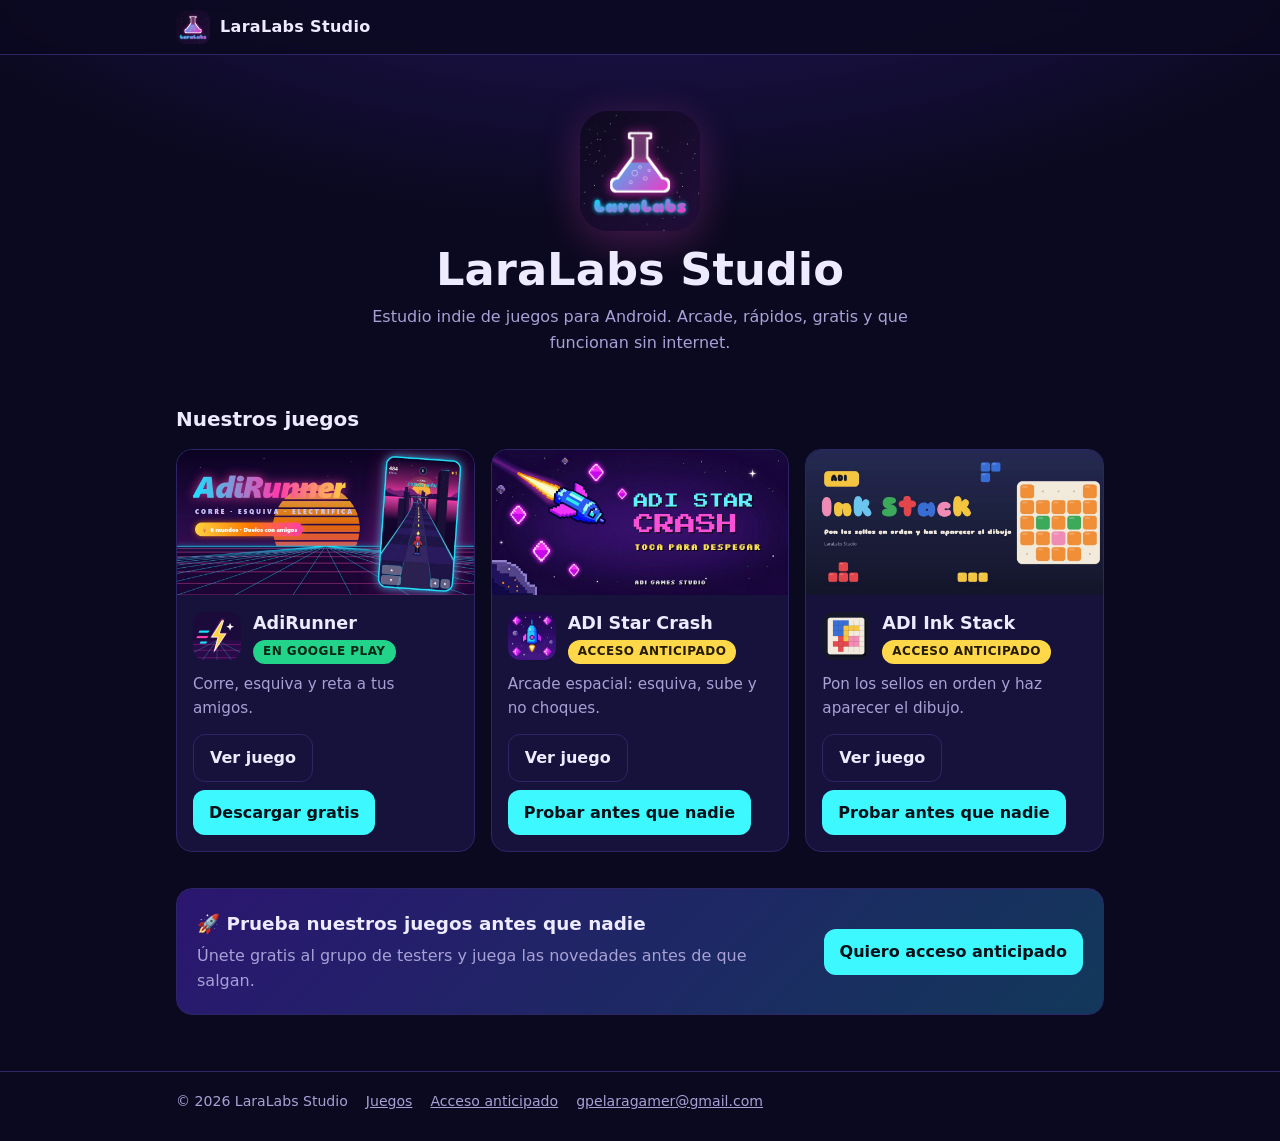
<file: index.html>
<!doctype html>
<html lang="es">
<head>
<meta charset="utf-8">
<meta name="viewport" content="width=device-width, initial-scale=1">
<title>LaraLabs Studio · Juegos para Android</title>
<meta name="description" content="Estudio indie de juegos para Android: gratis, rápidos y que funcionan sin internet.">
<meta name="theme-color" content="#0b0920">
<link rel="icon" href="assets/laralabs-logo.png">
<link rel="stylesheet" href="assets/estilo.css">
</head>
<body>
<header class="topbar"><div class="in">
  <a class="brand" href=""><img src="assets/laralabs-logo.png" alt="">LaraLabs Studio</a>
  
</div></header>
<main class="wrap">
  <section class="hero">
    <img class="logo" src="assets/laralabs-logo.png" alt="Logo de LaraLabs Studio">
    <h1>LaraLabs Studio</h1>
    <p>Estudio indie de juegos para Android. Arcade, rápidos, gratis y que funcionan sin internet.</p>
  </section>

  <h2 class="section-title">Nuestros juegos</h2>
  <div class="grid">
  <article class="card">
    <a href="adirunner/"><img class="cover" src="adirunner/portada.jpg" alt="AdiRunner" loading="lazy"></a>
    <div class="body">
      <div class="head"><img src="adirunner/icono.png" alt=""><div><h3>AdiRunner</h3><span class="badge live">EN GOOGLE PLAY</span></div></div>
      <p>Corre, esquiva y reta a tus amigos.</p>
      <div class="links"><a class="btn alt" href="adirunner/">Ver juego</a><a class="btn" href="https://play.google.com/store/apps/details?id=com.adirunner.game">Descargar gratis</a></div>
    </div>
  </article>
  <article class="card">
    <a href="starcrash/"><img class="cover" src="starcrash/portada.jpg" alt="ADI Star Crash" loading="lazy"></a>
    <div class="body">
      <div class="head"><img src="starcrash/icono.png" alt=""><div><h3>ADI Star Crash</h3><span class="badge soon">ACCESO ANTICIPADO</span></div></div>
      <p>Arcade espacial: esquiva, sube y no choques.</p>
      <div class="links"><a class="btn alt" href="starcrash/">Ver juego</a><a class="btn" href="acceso/">Probar antes que nadie</a></div>
    </div>
  </article>
  <article class="card">
    <a href="inkstack/"><img class="cover" src="inkstack/portada.jpg" alt="ADI Ink Stack" loading="lazy"></a>
    <div class="body">
      <div class="head"><img src="inkstack/icono.png" alt=""><div><h3>ADI Ink Stack</h3><span class="badge soon">ACCESO ANTICIPADO</span></div></div>
      <p>Pon los sellos en orden y haz aparecer el dibujo.</p>
      <div class="links"><a class="btn alt" href="inkstack/">Ver juego</a><a class="btn" href="acceso/">Probar antes que nadie</a></div>
    </div>
  </article>
  </div>

  <section class="cta">
    <div>
      <h2>🚀 Prueba nuestros juegos antes que nadie</h2>
      <p>Únete gratis al grupo de testers y juega las novedades antes de que salgan.</p>
    </div>
    <a class="btn" href="acceso/">Quiero acceso anticipado</a>
  </section>
</main>
<footer class="site-footer"><div class="in">
  <span>© 2026 LaraLabs Studio</span>
  <a href="">Juegos</a>
  <a href="acceso/">Acceso anticipado</a>
  <a href="mailto:gpelaragamer@gmail.com">gpelaragamer@gmail.com</a>
</div></footer>
</body>
</html>
</file>
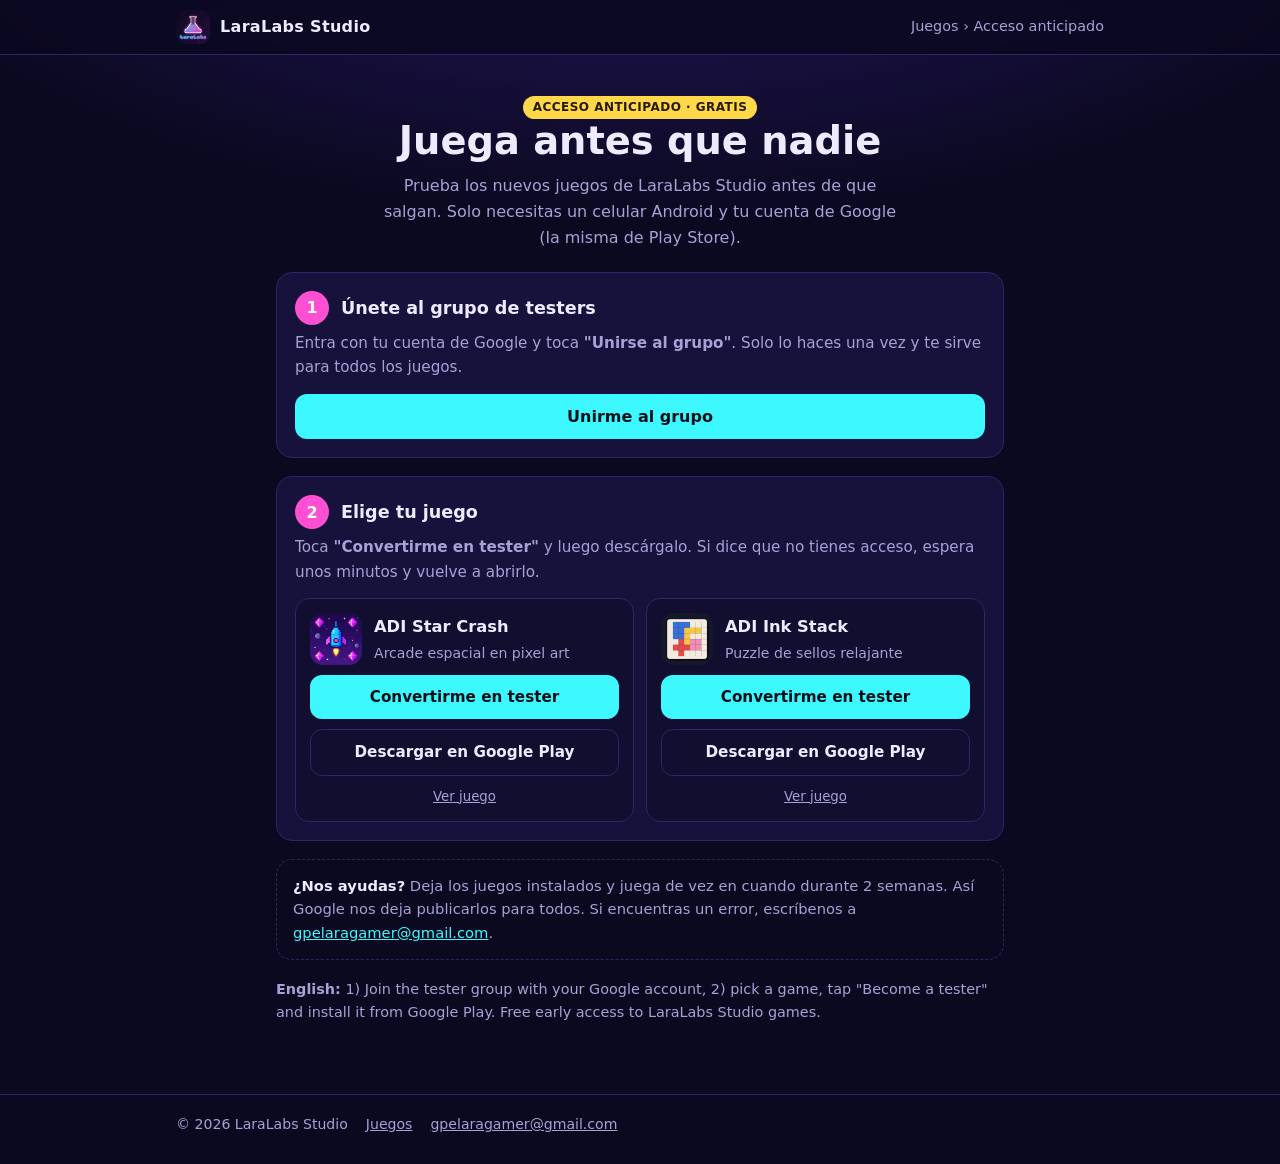
<file: acceso/index.html>
<!doctype html>
<html lang="es">
<head>
<meta charset="utf-8">
<meta name="viewport" content="width=device-width, initial-scale=1">
<title>Acceso anticipado · LaraLabs Studio</title>
<meta name="description" content="Prueba gratis los juegos de LaraLabs Studio antes que nadie en Google Play.">
<meta name="theme-color" content="#0b0920">
<link rel="icon" href="../assets/laralabs-logo.png">
<link rel="stylesheet" href="../assets/estilo.css">
<style>
  .intro { text-align: center; padding: 10px 0 4px; }
  .intro h1 { margin: 0; font-size: clamp(1.7rem, 6vw, 2.4rem); line-height: 1.15; }
  .intro p { color: var(--dim); max-width: 520px; margin: 10px auto 0; }
  .step { background: var(--panel); border: 1px solid var(--line); border-radius: var(--radius); padding: 18px; margin-top: 18px; }
  .step-h { display: flex; gap: 12px; align-items: center; margin-bottom: 6px; }
  .num { flex: none; width: 34px; height: 34px; border-radius: 50%; background: var(--pink); color: #fff; font-weight: 800; display: grid; place-items: center; }
  .step h2 { margin: 0; font-size: 1.1rem; }
  .step > p { margin: 0 0 14px; color: var(--dim); font-size: .95rem; }
  .step .btn { display: block; }
  .games { display: grid; grid-template-columns: repeat(auto-fit, minmax(220px, 1fr)); gap: 12px; }
  .game { border: 1px solid var(--line); border-radius: 14px; padding: 14px; background: var(--bg2); display: flex; flex-direction: column; gap: 10px; }
  .game .head { display: flex; gap: 12px; align-items: center; }
  .game .head img { width: 52px; height: 52px; border-radius: 13px; }
  .game h3 { margin: 0; font-size: 1.02rem; }
  .game .head p { margin: 2px 0 0; color: var(--dim); font-size: .88rem; }
  .game .btn { display: block; font-size: .95rem; padding: 10px 12px; }
  .game small { color: var(--dim); text-align: center; }
  .game small a { color: var(--dim); }
  .note { border: 1px dashed var(--line); border-radius: var(--radius); padding: 14px 16px; color: var(--dim); font-size: .92rem; margin-top: 18px; }
  .note strong { color: var(--ink); }
  .en { margin-top: 18px; color: var(--dim); font-size: .9rem; }
</style>
</head>
<body>
<header class="topbar"><div class="in">
  <a class="brand" href="../"><img src="../assets/laralabs-logo.png" alt="">LaraLabs Studio</a>
  <span class="crumbs"><a href="../">Juegos</a> › Acceso anticipado</span>
</div></header>
<main class="wrap narrow">
  <section class="intro">
    <span class="badge soon">ACCESO ANTICIPADO · GRATIS</span>
    <h1>Juega antes que nadie</h1>
    <p>Prueba los nuevos juegos de LaraLabs Studio antes de que salgan. Solo necesitas un celular Android y tu cuenta de Google (la misma de Play Store).</p>
  </section>

  <section class="step">
    <div class="step-h"><span class="num">1</span><h2>Únete al grupo de testers</h2></div>
    <p>Entra con tu cuenta de Google y toca <strong>"Unirse al grupo"</strong>. Solo lo haces una vez y te sirve para todos los juegos.</p>
    <a class="btn" href="https://groups.google.com/g/laralabs-testers">Unirme al grupo</a>
  </section>

  <section class="step">
    <div class="step-h"><span class="num">2</span><h2>Elige tu juego</h2></div>
    <p>Toca <strong>"Convertirme en tester"</strong> y luego descárgalo. Si dice que no tienes acceso, espera unos minutos y vuelve a abrirlo.</p>
    <div class="games">
      <div class="game">
        <div class="head"><img src="../starcrash/icono.png" alt=""><div><h3>ADI Star Crash</h3><p>Arcade espacial en pixel art</p></div></div>
        <a class="btn" href="https://play.google.com/apps/testing/com.adigames.starcrash">Convertirme en tester</a>
        <a class="btn alt" href="https://play.google.com/store/apps/details?id=com.adigames.starcrash">Descargar en Google Play</a>
        <small><a href="../starcrash/">Ver juego</a></small>
      </div>
      <div class="game">
        <div class="head"><img src="../inkstack/icono.png" alt=""><div><h3>ADI Ink Stack</h3><p>Puzzle de sellos relajante</p></div></div>
        <a class="btn" href="https://play.google.com/apps/testing/com.adigames.inkstack">Convertirme en tester</a>
        <a class="btn alt" href="https://play.google.com/store/apps/details?id=com.adigames.inkstack">Descargar en Google Play</a>
        <small><a href="../inkstack/">Ver juego</a></small>
      </div>
    </div>
  </section>

  <div class="note"><strong>¿Nos ayudas?</strong> Deja los juegos instalados y juega de vez en cuando durante 2 semanas. Así Google nos deja publicarlos para todos. Si encuentras un error, escríbenos a <a href="mailto:gpelaragamer@gmail.com">gpelaragamer@gmail.com</a>.</div>

  <p class="en" lang="en"><strong>English:</strong> 1) Join the tester group with your Google account, 2) pick a game, tap "Become a tester" and install it from Google Play. Free early access to LaraLabs Studio games.</p>
</main>
<footer class="site-footer"><div class="in">
  <span>© 2026 LaraLabs Studio</span>
  <a href="../">Juegos</a>
  <a href="mailto:gpelaragamer@gmail.com">gpelaragamer@gmail.com</a>
</div></footer>
</body>
</html>
</file>
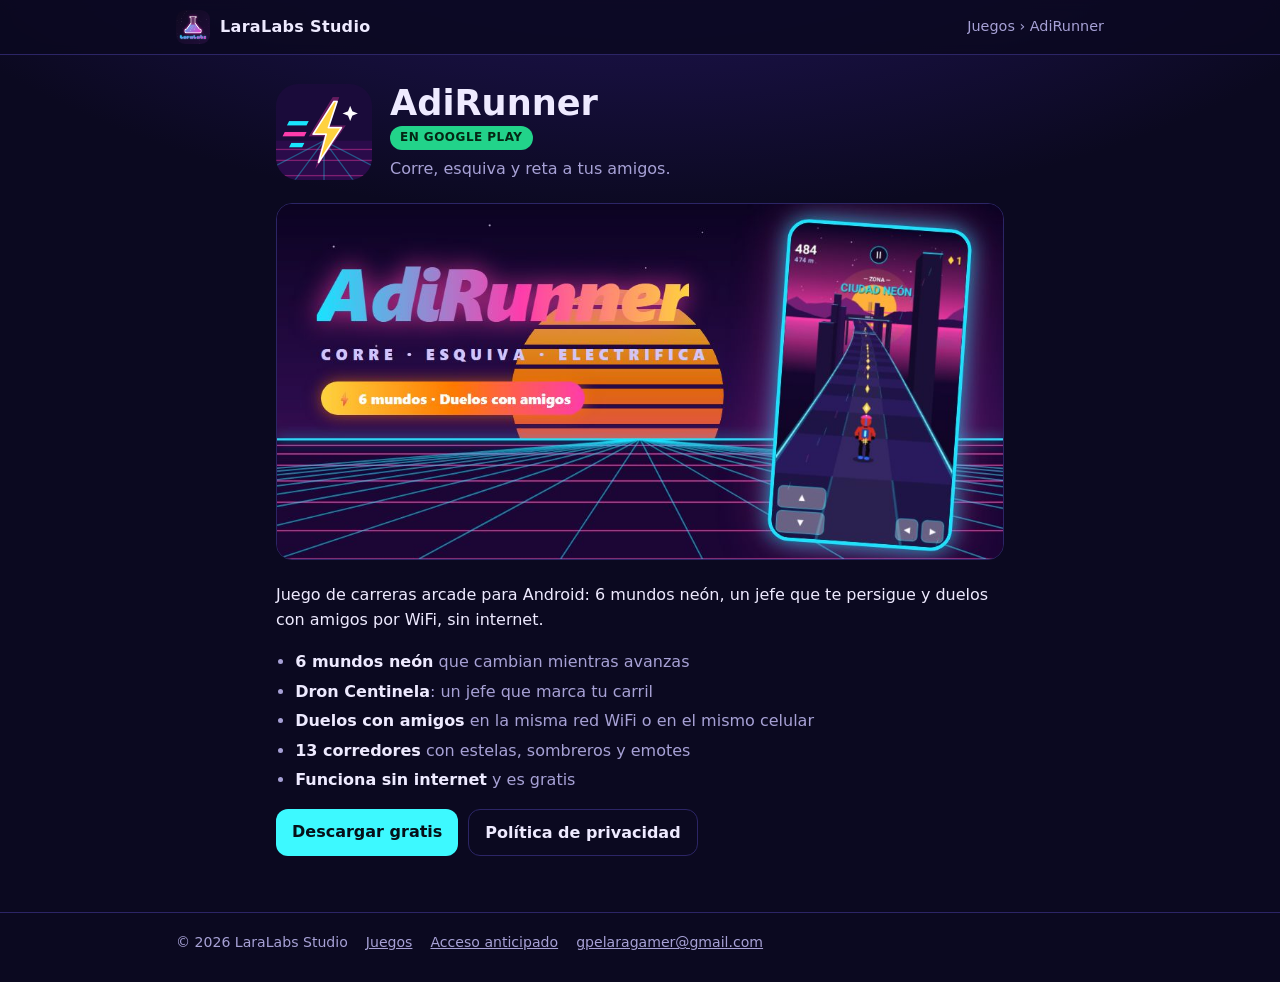
<file: adirunner/index.html>
<!doctype html>
<html lang="es">
<head>
<meta charset="utf-8">
<meta name="viewport" content="width=device-width, initial-scale=1">
<title>AdiRunner · LaraLabs Studio</title>
<meta name="description" content="Juego de carreras arcade para Android: 6 mundos neón, un jefe que te persigue y duelos con amigos por WiFi, sin internet.">
<meta name="theme-color" content="#0b0920">
<link rel="icon" href="../assets/laralabs-logo.png">
<link rel="stylesheet" href="../assets/estilo.css">
</head>
<body>
<header class="topbar"><div class="in">
  <a class="brand" href="../"><img src="../assets/laralabs-logo.png" alt="">LaraLabs Studio</a>
  <span class="crumbs"><a href="../">Juegos</a> › AdiRunner</span>
</div></header>
<main class="wrap narrow">
  <section class="game-hero">
    <img src="icono.png" alt="Icono de AdiRunner">
    <div>
      <h1>AdiRunner</h1>
      <span class="badge live">EN GOOGLE PLAY</span>
      <p>Corre, esquiva y reta a tus amigos.</p>
    </div>
  </section>
  <img class="banner" src="portada.jpg" alt="AdiRunner">
  <p>Juego de carreras arcade para Android: 6 mundos neón, un jefe que te persigue y duelos con amigos por WiFi, sin internet.</p>
  <ul class="features">
    <li><strong>6 mundos neón</strong> que cambian mientras avanzas</li>
    <li><strong>Dron Centinela</strong>: un jefe que marca tu carril</li>
    <li><strong>Duelos con amigos</strong> en la misma red WiFi o en el mismo celular</li>
    <li><strong>13 corredores</strong> con estelas, sombreros y emotes</li>
    <li><strong>Funciona sin internet</strong> y es gratis</li>
  </ul>
  <div class="actions">
    <a class="btn" href="https://play.google.com/store/apps/details?id=com.adirunner.game">Descargar gratis</a>
    <a class="btn alt" href="privacidad.html">Política de privacidad</a>
  </div>
</main>
<footer class="site-footer"><div class="in">
  <span>© 2026 LaraLabs Studio</span>
  <a href="../">Juegos</a>
  <a href="../acceso/">Acceso anticipado</a>
  <a href="mailto:gpelaragamer@gmail.com">gpelaragamer@gmail.com</a>
</div></footer>
</body>
</html>
</file>
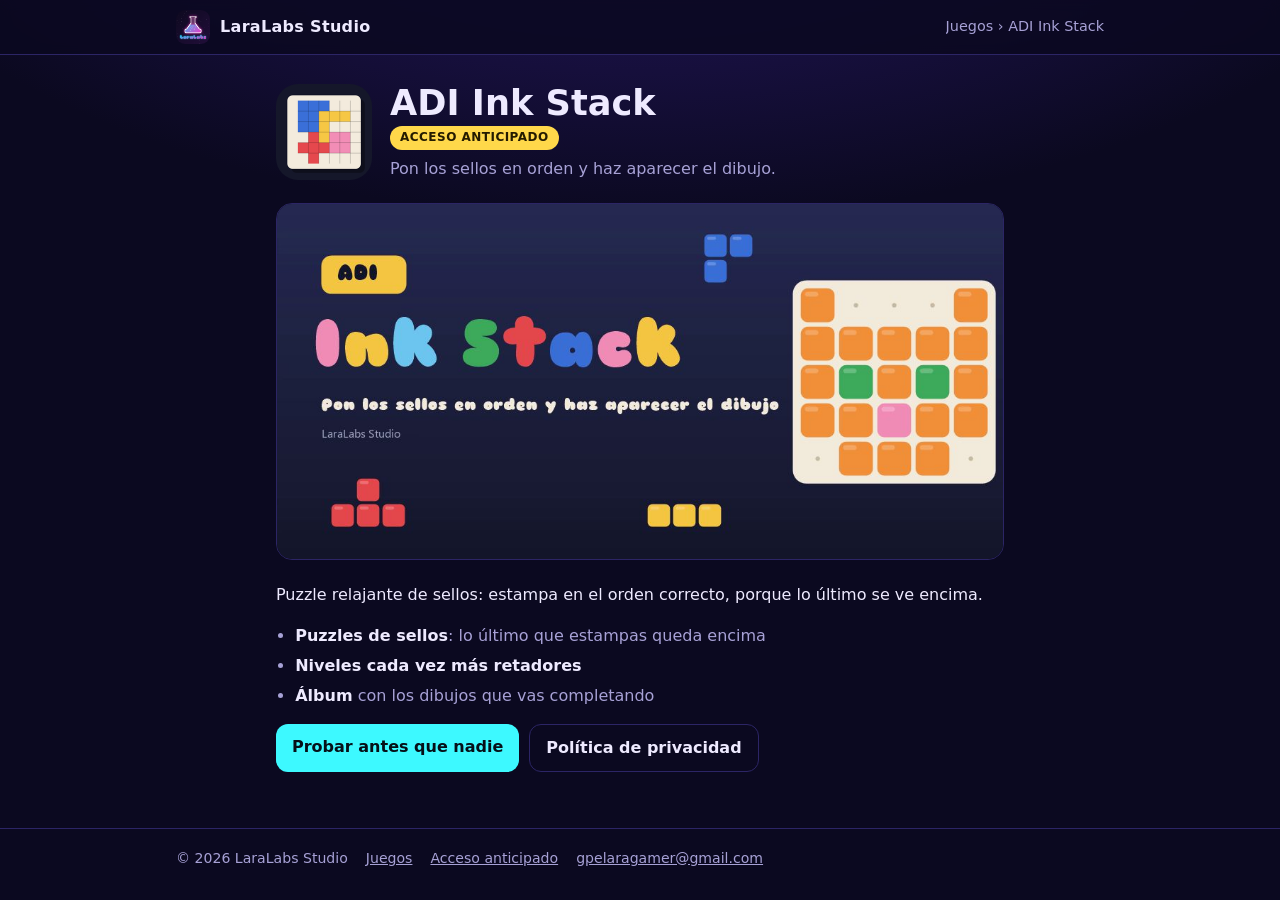
<file: inkstack/index.html>
<!doctype html>
<html lang="es">
<head>
<meta charset="utf-8">
<meta name="viewport" content="width=device-width, initial-scale=1">
<title>ADI Ink Stack · LaraLabs Studio</title>
<meta name="description" content="Puzzle relajante de sellos: estampa en el orden correcto, porque lo último se ve encima.">
<meta name="theme-color" content="#0b0920">
<link rel="icon" href="../assets/laralabs-logo.png">
<link rel="stylesheet" href="../assets/estilo.css">
</head>
<body>
<header class="topbar"><div class="in">
  <a class="brand" href="../"><img src="../assets/laralabs-logo.png" alt="">LaraLabs Studio</a>
  <span class="crumbs"><a href="../">Juegos</a> › ADI Ink Stack</span>
</div></header>
<main class="wrap narrow">
  <section class="game-hero">
    <img src="icono.png" alt="Icono de ADI Ink Stack">
    <div>
      <h1>ADI Ink Stack</h1>
      <span class="badge soon">ACCESO ANTICIPADO</span>
      <p>Pon los sellos en orden y haz aparecer el dibujo.</p>
    </div>
  </section>
  <img class="banner" src="portada.jpg" alt="ADI Ink Stack">
  <p>Puzzle relajante de sellos: estampa en el orden correcto, porque lo último se ve encima.</p>
  <ul class="features">
    <li><strong>Puzzles de sellos</strong>: lo último que estampas queda encima</li>
    <li><strong>Niveles cada vez más retadores</strong></li>
    <li><strong>Álbum</strong> con los dibujos que vas completando</li>
  </ul>
  <div class="actions">
    <a class="btn" href="../acceso/">Probar antes que nadie</a>
    <a class="btn alt" href="privacidad.html">Política de privacidad</a>
  </div>
</main>
<footer class="site-footer"><div class="in">
  <span>© 2026 LaraLabs Studio</span>
  <a href="../">Juegos</a>
  <a href="../acceso/">Acceso anticipado</a>
  <a href="mailto:gpelaragamer@gmail.com">gpelaragamer@gmail.com</a>
</div></footer>
</body>
</html>
</file>
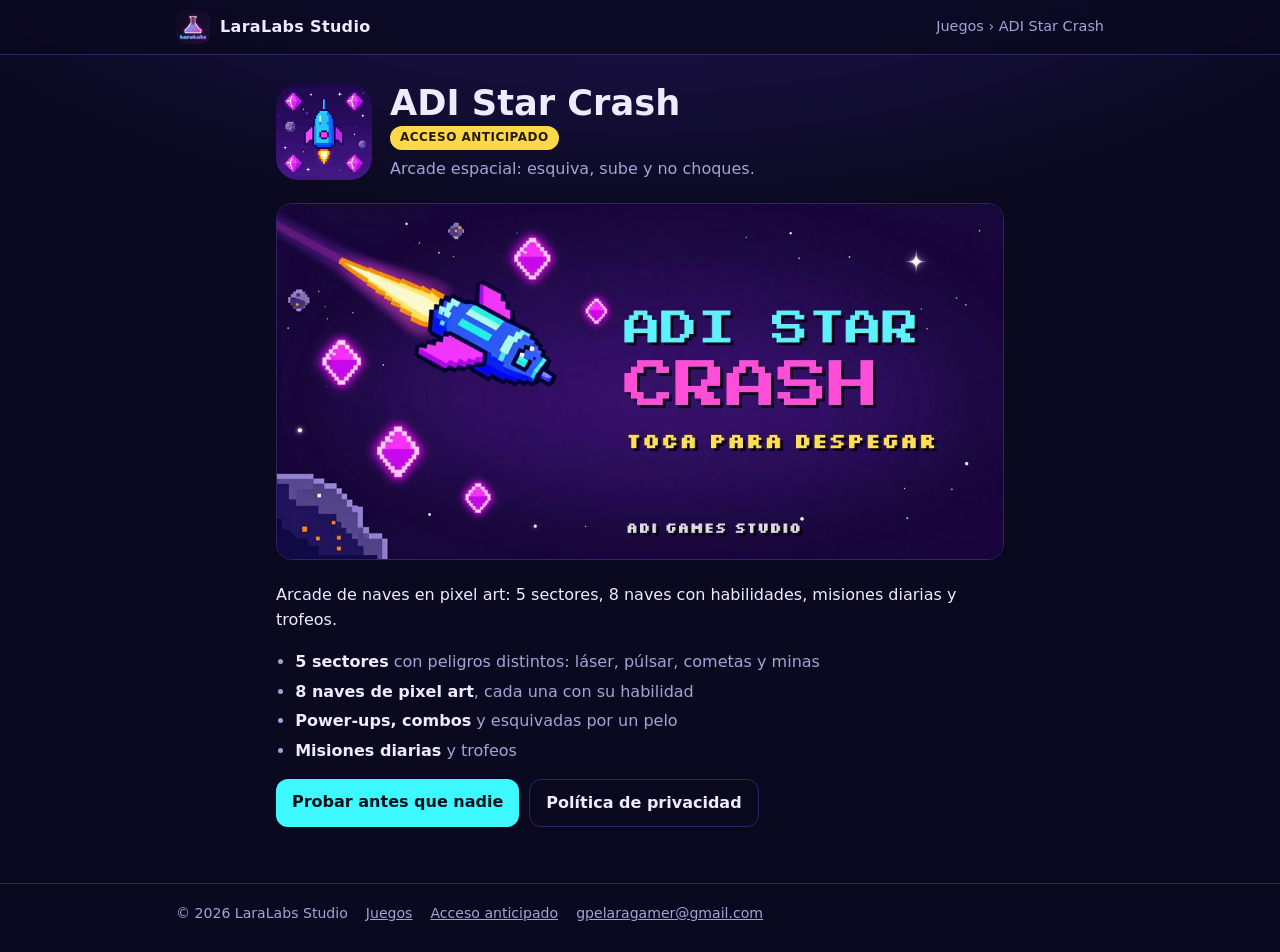
<file: starcrash/index.html>
<!doctype html>
<html lang="es">
<head>
<meta charset="utf-8">
<meta name="viewport" content="width=device-width, initial-scale=1">
<title>ADI Star Crash · LaraLabs Studio</title>
<meta name="description" content="Arcade de naves en pixel art: 5 sectores, 8 naves con habilidades, misiones diarias y trofeos.">
<meta name="theme-color" content="#0b0920">
<link rel="icon" href="../assets/laralabs-logo.png">
<link rel="stylesheet" href="../assets/estilo.css">
</head>
<body>
<header class="topbar"><div class="in">
  <a class="brand" href="../"><img src="../assets/laralabs-logo.png" alt="">LaraLabs Studio</a>
  <span class="crumbs"><a href="../">Juegos</a> › ADI Star Crash</span>
</div></header>
<main class="wrap narrow">
  <section class="game-hero">
    <img src="icono.png" alt="Icono de ADI Star Crash">
    <div>
      <h1>ADI Star Crash</h1>
      <span class="badge soon">ACCESO ANTICIPADO</span>
      <p>Arcade espacial: esquiva, sube y no choques.</p>
    </div>
  </section>
  <img class="banner" src="portada.jpg" alt="ADI Star Crash">
  <p>Arcade de naves en pixel art: 5 sectores, 8 naves con habilidades, misiones diarias y trofeos.</p>
  <ul class="features">
    <li><strong>5 sectores</strong> con peligros distintos: láser, púlsar, cometas y minas</li>
    <li><strong>8 naves de pixel art</strong>, cada una con su habilidad</li>
    <li><strong>Power-ups, combos</strong> y esquivadas por un pelo</li>
    <li><strong>Misiones diarias</strong> y trofeos</li>
  </ul>
  <div class="actions">
    <a class="btn" href="../acceso/">Probar antes que nadie</a>
    <a class="btn alt" href="privacidad.html">Política de privacidad</a>
  </div>
</main>
<footer class="site-footer"><div class="in">
  <span>© 2026 LaraLabs Studio</span>
  <a href="../">Juegos</a>
  <a href="../acceso/">Acceso anticipado</a>
  <a href="mailto:gpelaragamer@gmail.com">gpelaragamer@gmail.com</a>
</div></footer>
</body>
</html>
</file>
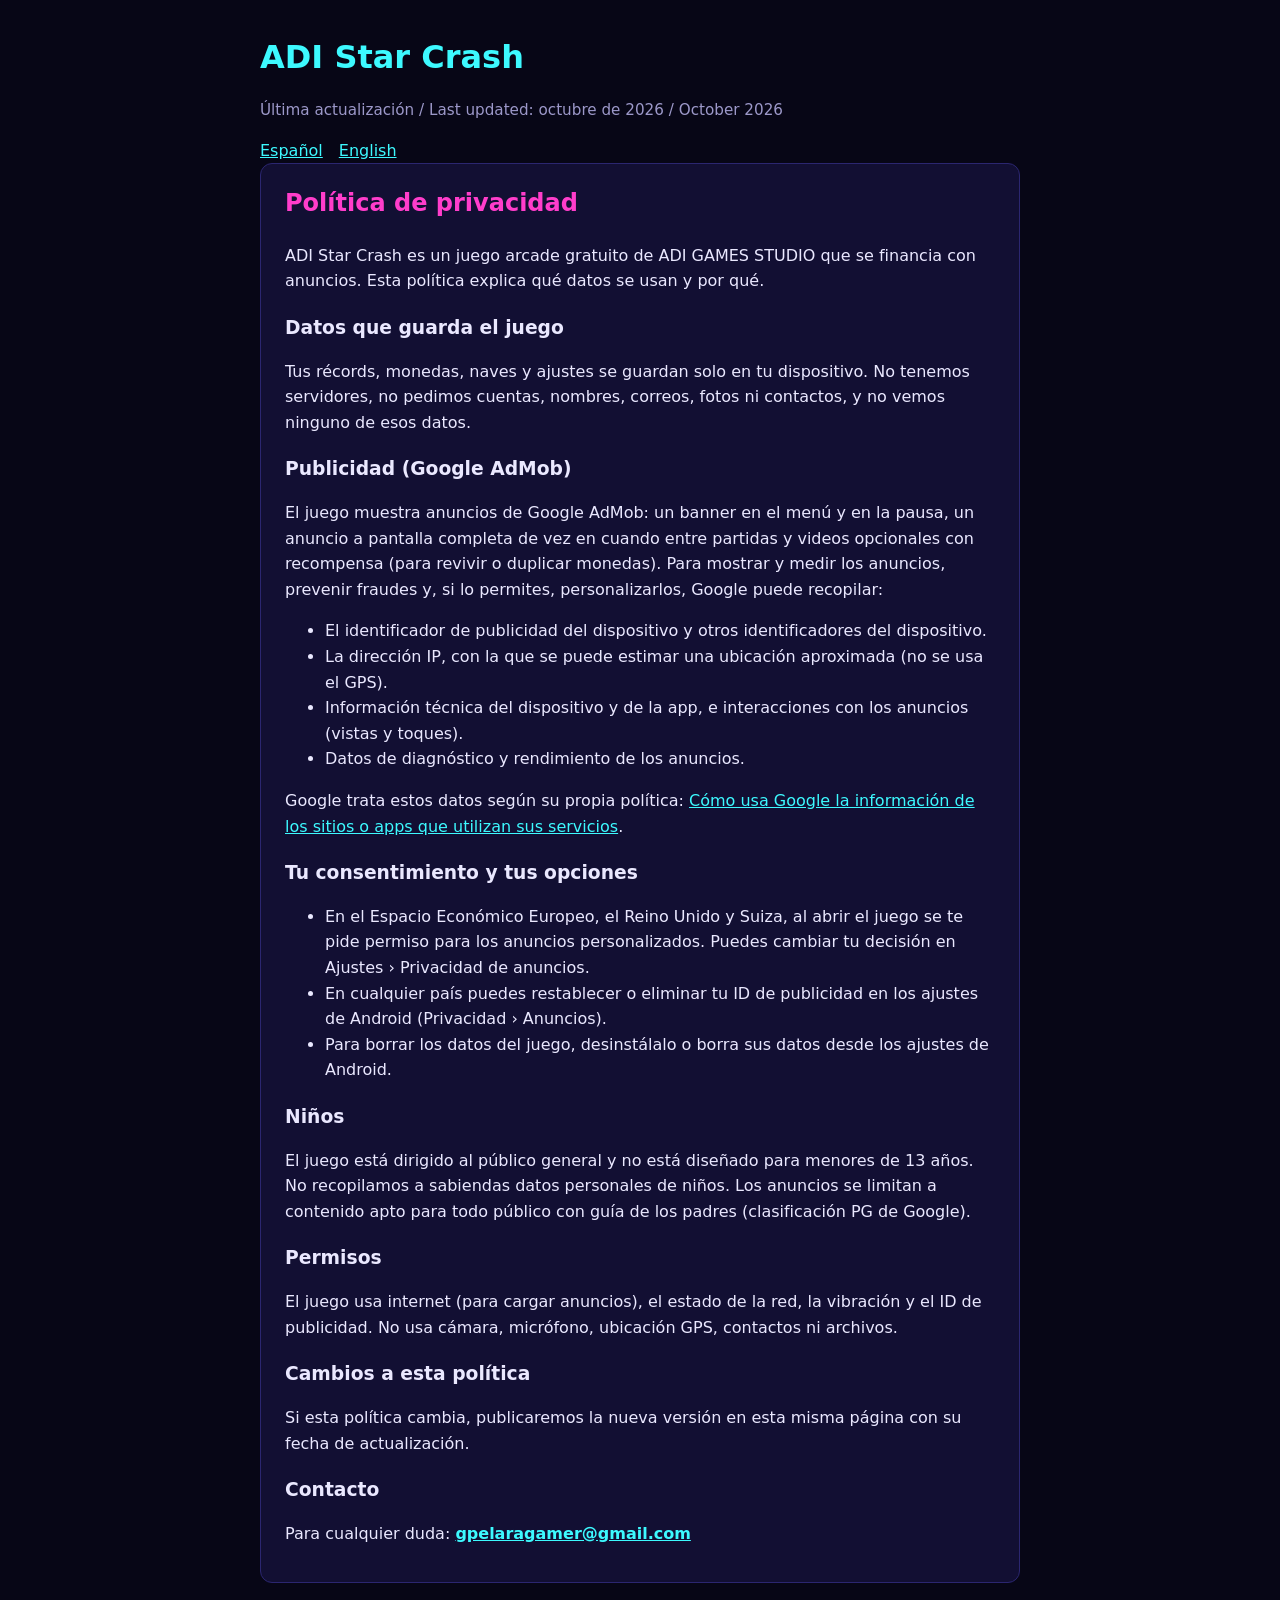
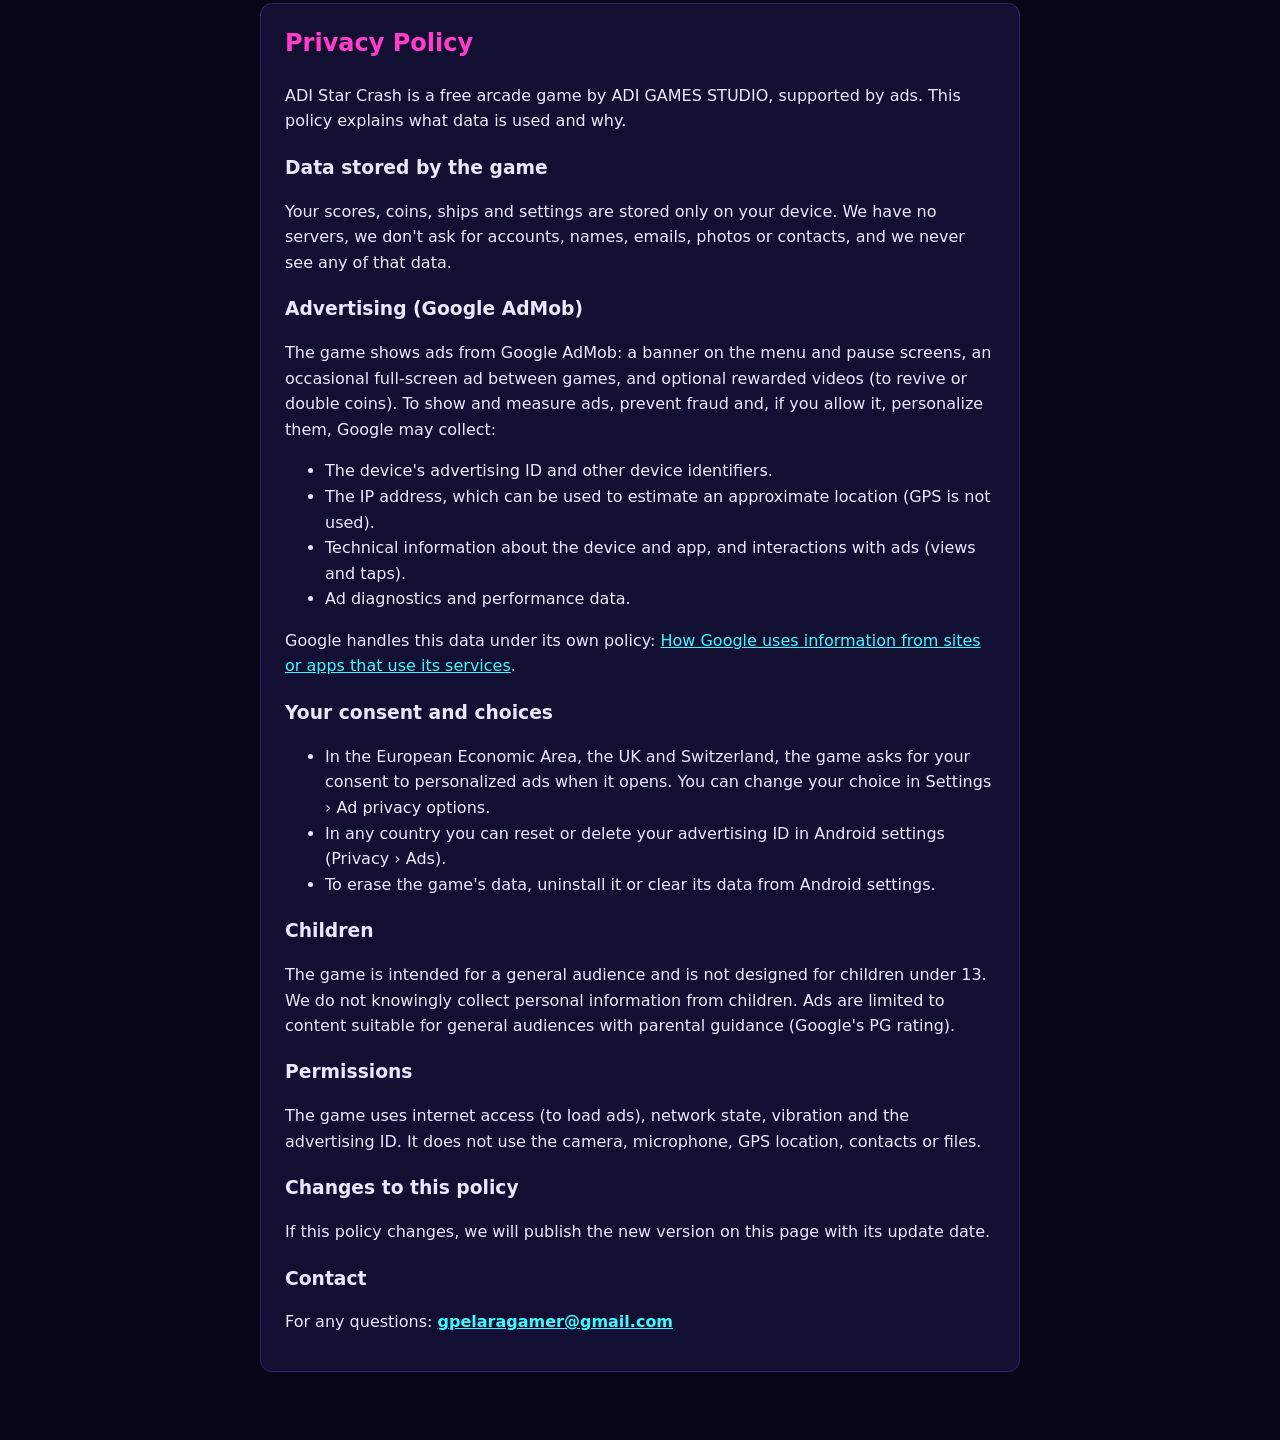
<file: adi-star-crash-privacidad.html>
<!doctype html>
<html lang="es">
<head>
<meta charset="utf-8">
<meta name="viewport" content="width=device-width, initial-scale=1">
<title>ADI Star Crash – Política de privacidad / Privacy Policy</title>
<style>
  :root { --ink: #EAE8FF; --dim: #9C98C9; --cyan: #3DF9FF; --pink: #FF3DCB; --panel: #120F33; --bg: #070616; }
  body { margin: 0; font-family: system-ui, -apple-system, "Segoe UI", Roboto, sans-serif; color: var(--ink); background: var(--bg); line-height: 1.6; }
  main { max-width: 760px; margin: 0 auto; padding: 24px 16px 48px; }
  section { background: var(--panel); border: 1px solid #2b2670; border-radius: 12px; padding: 20px 24px; margin-bottom: 20px; }
  h1 { color: var(--cyan); margin: 8px 0 4px; }
  h2 { color: var(--pink); margin-top: 0; }
  h3 { margin-bottom: 4px; }
  a { color: var(--cyan); }
  .muted { color: var(--dim); font-size: 0.95em; }
  nav a { margin-right: 16px; }
</style>
</head>
<body>
<main>
  <h1>ADI Star Crash</h1>
  <p class="muted">Última actualización / Last updated: octubre de 2026 / October 2026</p>
  <nav><a href="#es">Español</a><a href="#en">English</a></nav>

  <section id="es">
    <h2>Política de privacidad</h2>
    <p>ADI Star Crash es un juego arcade gratuito de ADI GAMES STUDIO que se financia con anuncios. Esta política explica qué datos se usan y por qué.</p>
    <h3>Datos que guarda el juego</h3>
    <p>Tus récords, monedas, naves y ajustes se guardan solo en tu dispositivo. No tenemos servidores, no pedimos cuentas, nombres, correos, fotos ni contactos, y no vemos ninguno de esos datos.</p>
    <h3>Publicidad (Google AdMob)</h3>
    <p>El juego muestra anuncios de Google AdMob: un banner en el menú y en la pausa, un anuncio a pantalla completa de vez en cuando entre partidas y videos opcionales con recompensa (para revivir o duplicar monedas). Para mostrar y medir los anuncios, prevenir fraudes y, si lo permites, personalizarlos, Google puede recopilar:</p>
    <ul>
      <li>El identificador de publicidad del dispositivo y otros identificadores del dispositivo.</li>
      <li>La dirección IP, con la que se puede estimar una ubicación aproximada (no se usa el GPS).</li>
      <li>Información técnica del dispositivo y de la app, e interacciones con los anuncios (vistas y toques).</li>
      <li>Datos de diagnóstico y rendimiento de los anuncios.</li>
    </ul>
    <p>Google trata estos datos según su propia política: <a href="https://policies.google.com/technologies/partner-sites">Cómo usa Google la información de los sitios o apps que utilizan sus servicios</a>.</p>
    <h3>Tu consentimiento y tus opciones</h3>
    <ul>
      <li>En el Espacio Económico Europeo, el Reino Unido y Suiza, al abrir el juego se te pide permiso para los anuncios personalizados. Puedes cambiar tu decisión en Ajustes › Privacidad de anuncios.</li>
      <li>En cualquier país puedes restablecer o eliminar tu ID de publicidad en los ajustes de Android (Privacidad › Anuncios).</li>
      <li>Para borrar los datos del juego, desinstálalo o borra sus datos desde los ajustes de Android.</li>
    </ul>
    <h3>Niños</h3>
    <p>El juego está dirigido al público general y no está diseñado para menores de 13 años. No recopilamos a sabiendas datos personales de niños. Los anuncios se limitan a contenido apto para todo público con guía de los padres (clasificación PG de Google).</p>
    <h3>Permisos</h3>
    <p>El juego usa internet (para cargar anuncios), el estado de la red, la vibración y el ID de publicidad. No usa cámara, micrófono, ubicación GPS, contactos ni archivos.</p>
    <h3>Cambios a esta política</h3>
    <p>Si esta política cambia, publicaremos la nueva versión en esta misma página con su fecha de actualización.</p>
    <h3>Contacto</h3>
    <p>Para cualquier duda: <strong><a href="mailto:gpelaragamer@gmail.com">gpelaragamer@gmail.com</a></strong></p>
  </section>

  <section id="en" lang="en">
    <h2>Privacy Policy</h2>
    <p>ADI Star Crash is a free arcade game by ADI GAMES STUDIO, supported by ads. This policy explains what data is used and why.</p>
    <h3>Data stored by the game</h3>
    <p>Your scores, coins, ships and settings are stored only on your device. We have no servers, we don't ask for accounts, names, emails, photos or contacts, and we never see any of that data.</p>
    <h3>Advertising (Google AdMob)</h3>
    <p>The game shows ads from Google AdMob: a banner on the menu and pause screens, an occasional full-screen ad between games, and optional rewarded videos (to revive or double coins). To show and measure ads, prevent fraud and, if you allow it, personalize them, Google may collect:</p>
    <ul>
      <li>The device's advertising ID and other device identifiers.</li>
      <li>The IP address, which can be used to estimate an approximate location (GPS is not used).</li>
      <li>Technical information about the device and app, and interactions with ads (views and taps).</li>
      <li>Ad diagnostics and performance data.</li>
    </ul>
    <p>Google handles this data under its own policy: <a href="https://policies.google.com/technologies/partner-sites">How Google uses information from sites or apps that use its services</a>.</p>
    <h3>Your consent and choices</h3>
    <ul>
      <li>In the European Economic Area, the UK and Switzerland, the game asks for your consent to personalized ads when it opens. You can change your choice in Settings › Ad privacy options.</li>
      <li>In any country you can reset or delete your advertising ID in Android settings (Privacy › Ads).</li>
      <li>To erase the game's data, uninstall it or clear its data from Android settings.</li>
    </ul>
    <h3>Children</h3>
    <p>The game is intended for a general audience and is not designed for children under 13. We do not knowingly collect personal information from children. Ads are limited to content suitable for general audiences with parental guidance (Google's PG rating).</p>
    <h3>Permissions</h3>
    <p>The game uses internet access (to load ads), network state, vibration and the advertising ID. It does not use the camera, microphone, GPS location, contacts or files.</p>
    <h3>Changes to this policy</h3>
    <p>If this policy changes, we will publish the new version on this page with its update date.</p>
    <h3>Contact</h3>
    <p>For any questions: <strong><a href="mailto:gpelaragamer@gmail.com">gpelaragamer@gmail.com</a></strong></p>
  </section>
</main>
</body>
</html>
</file>
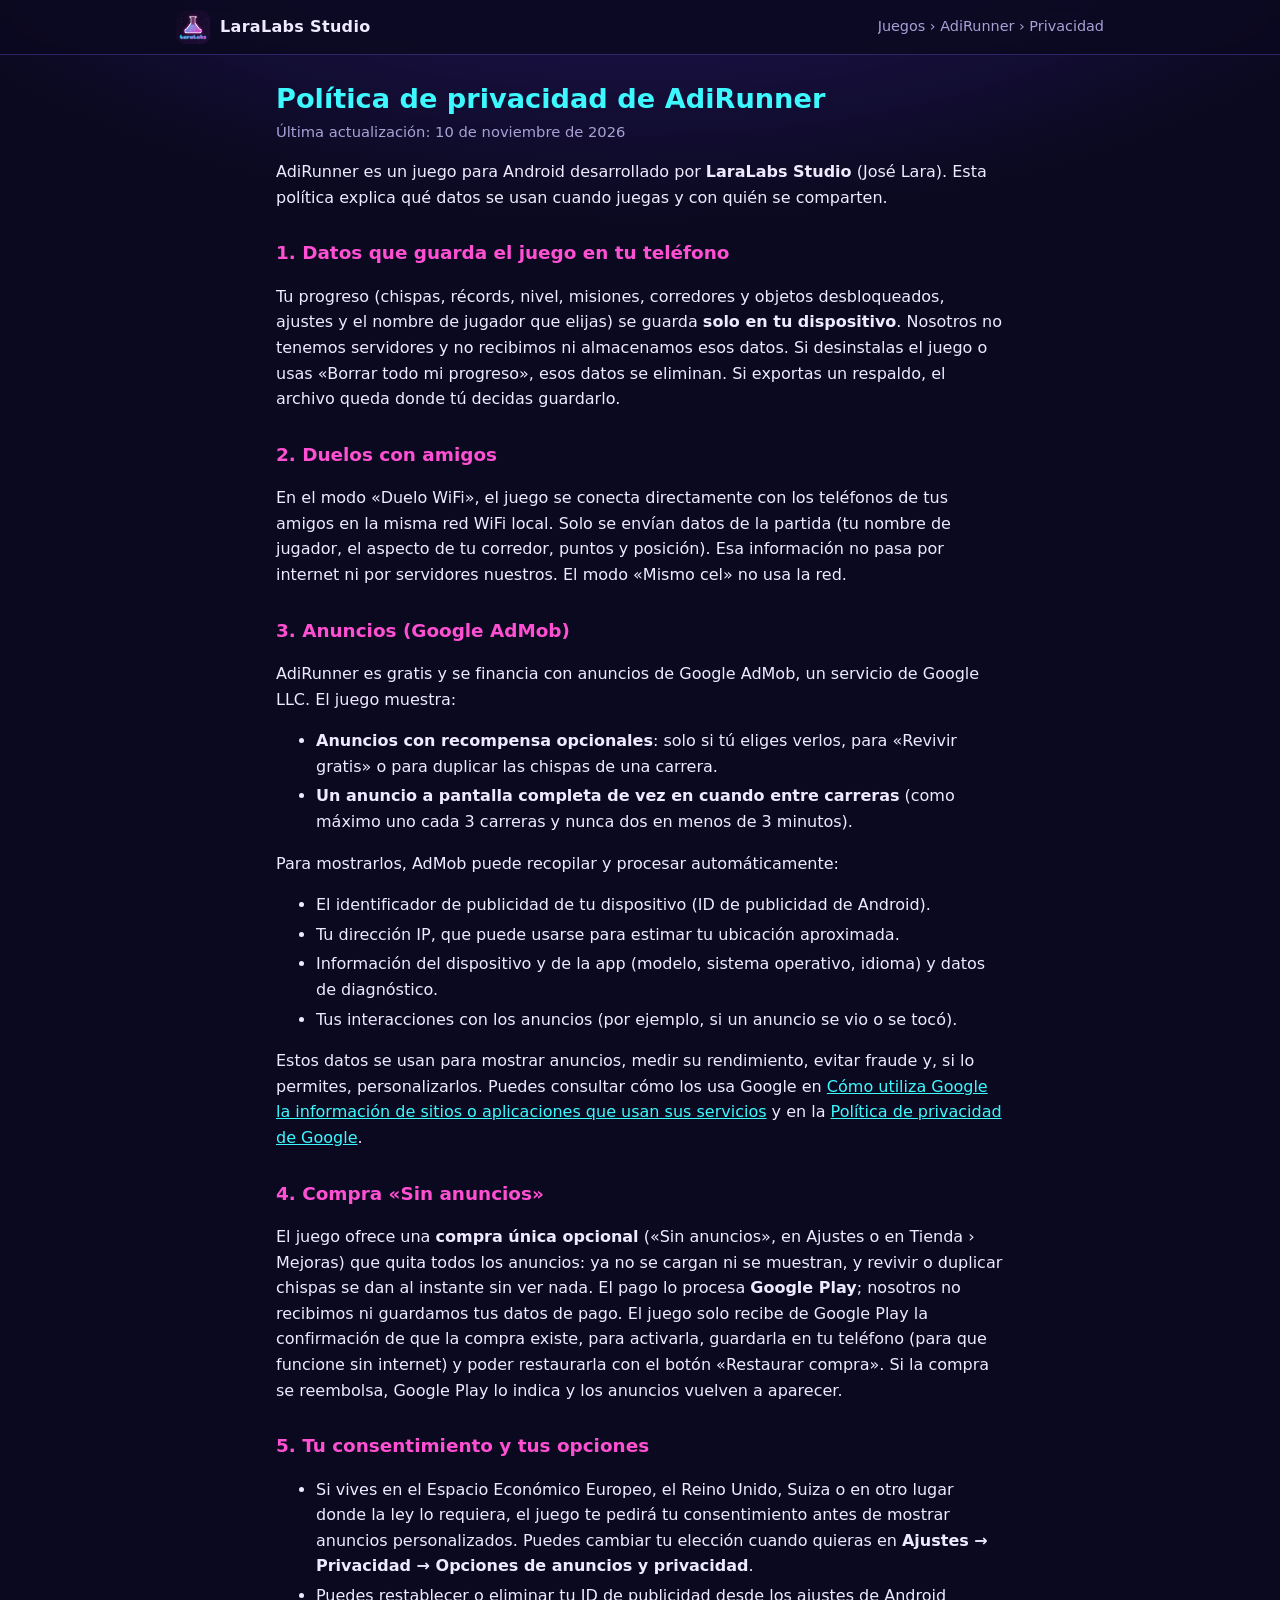
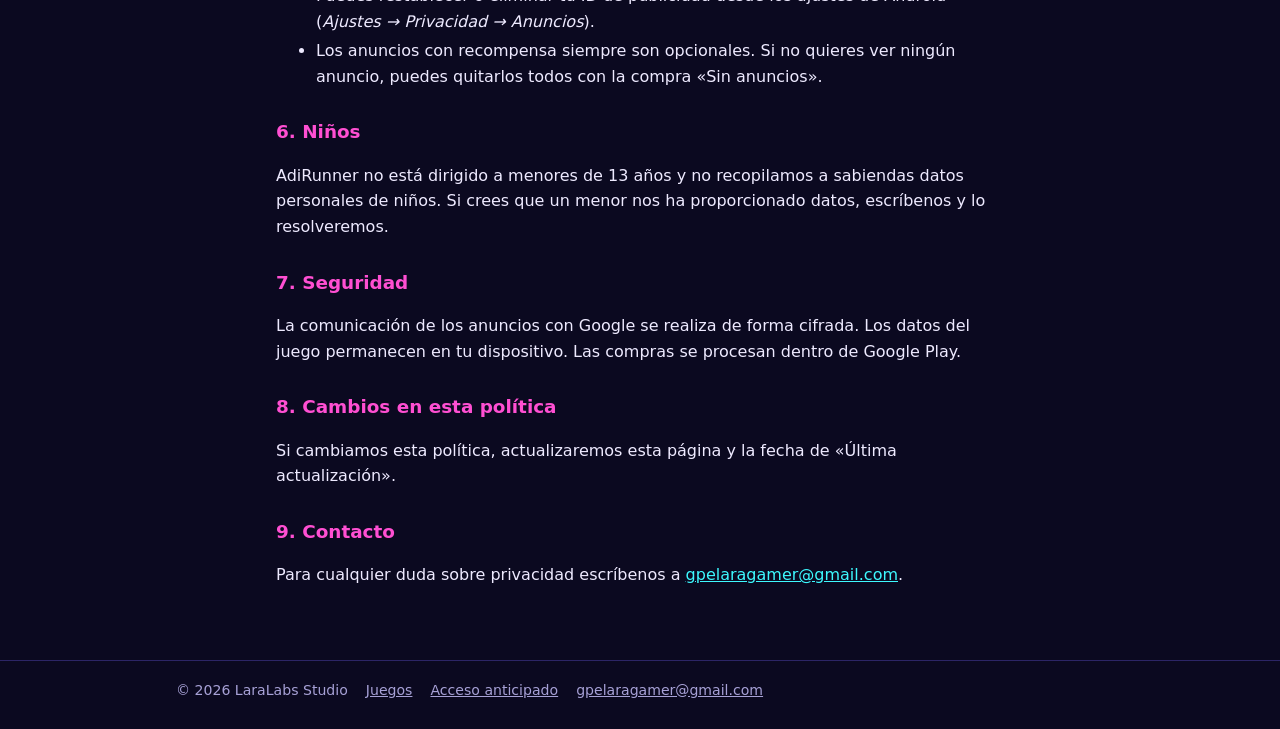
<file: privacidad.html>
<!doctype html>
<html lang="es">
<head>
<meta charset="utf-8">
<meta name="viewport" content="width=device-width, initial-scale=1">
<title>AdiRunner · Política de privacidad</title>
<meta http-equiv="refresh" content="0; url=adirunner/privacidad.html">
<link rel="canonical" href="https://gpelaragamer-cell.github.io/adirunner/privacidad.html">
<style>body{font-family:system-ui,sans-serif;background:#0b0920;color:#eeeaff;text-align:center;padding:48px 16px}a{color:#3df9ff}</style>
</head>
<body>
<p>La política de privacidad de AdiRunner se movió a <a href="adirunner/privacidad.html">adirunner/privacidad.html</a>.</p>
</body>
</html>
</file>
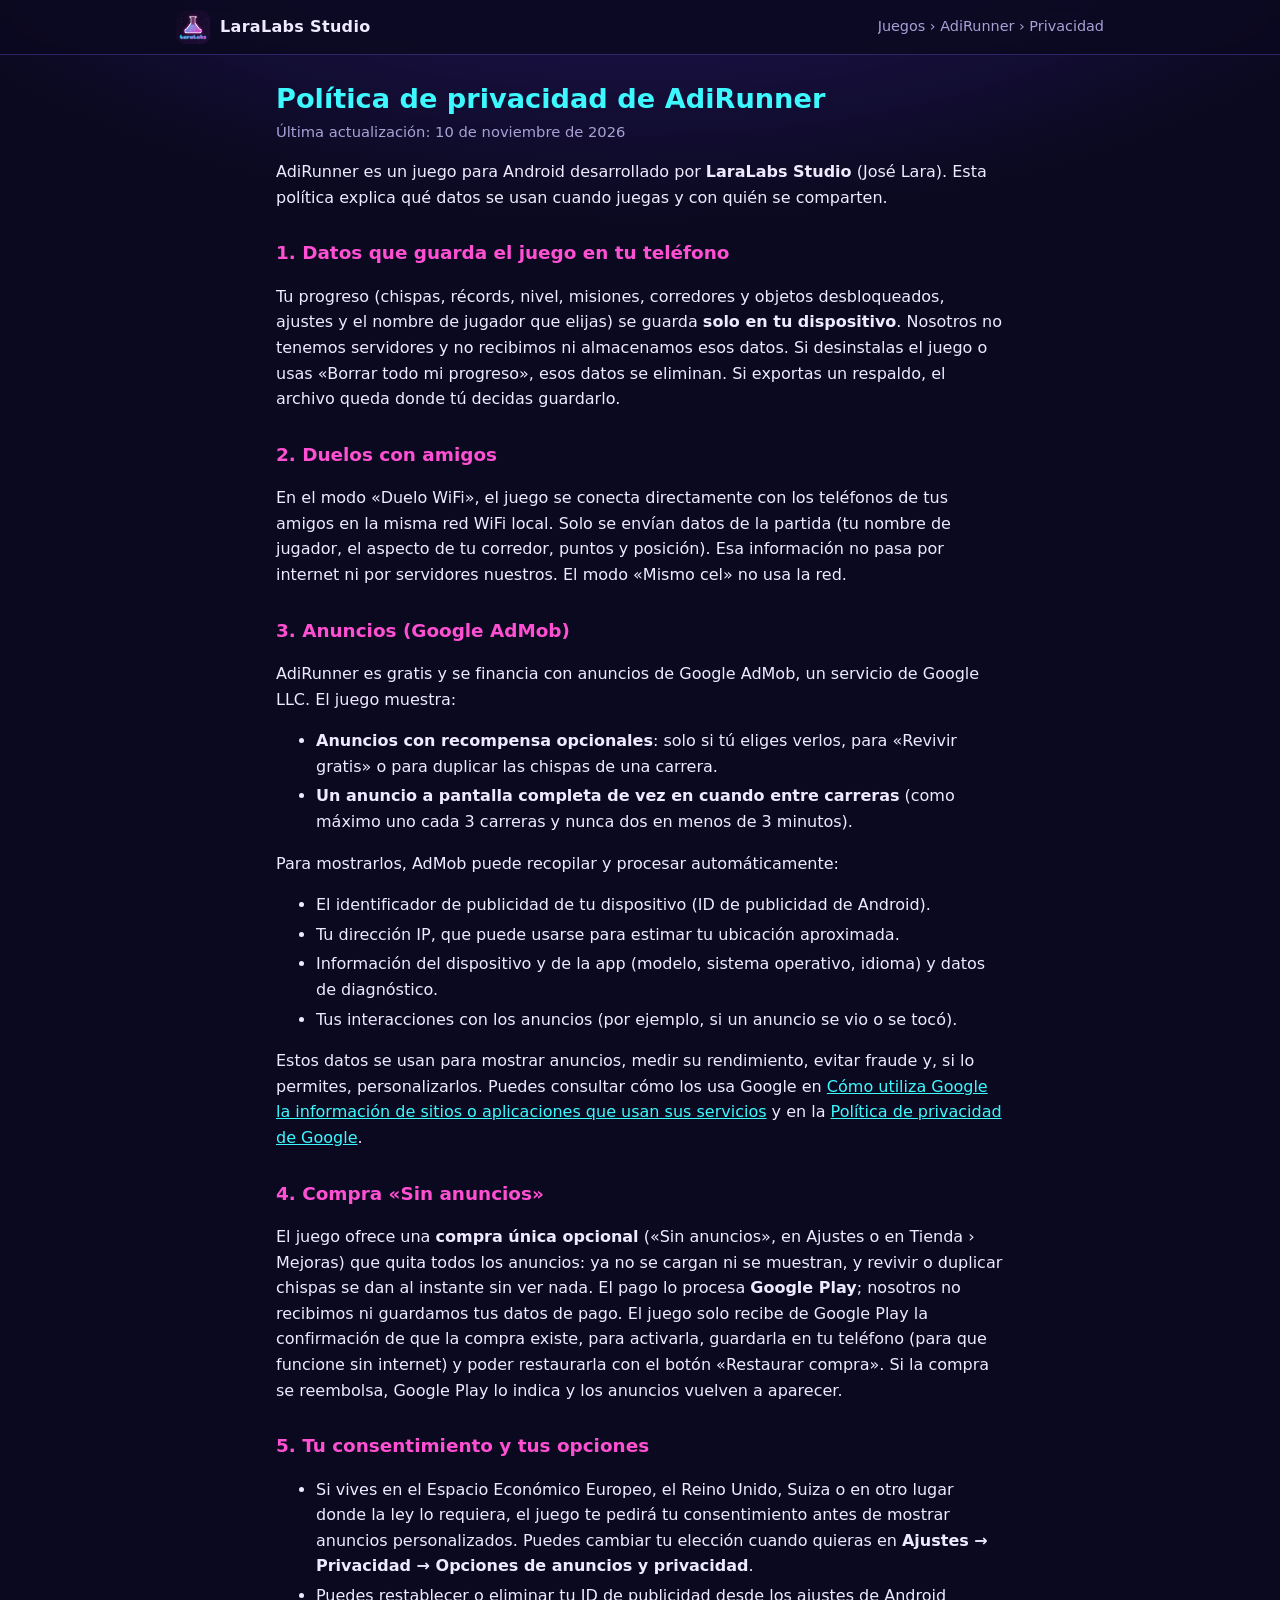
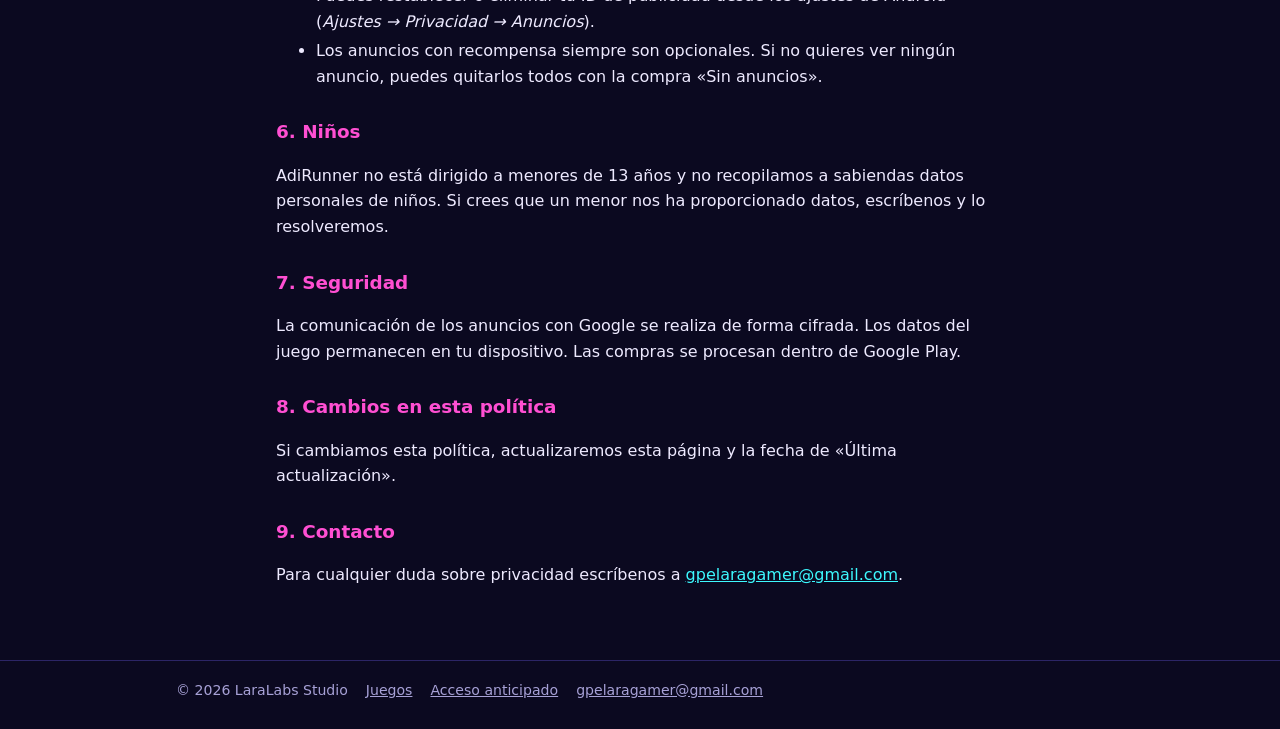
<file: adirunner/privacidad.html>
<!doctype html>
<html lang="es">
<head>
<meta charset="utf-8">
<meta name="viewport" content="width=device-width, initial-scale=1">
<title>AdiRunner · Política de privacidad</title>
<meta name="description" content="Política de privacidad de AdiRunner.">
<meta name="theme-color" content="#0b0920">
<link rel="icon" href="../assets/laralabs-logo.png">
<link rel="stylesheet" href="../assets/estilo.css">
</head>
<body>
<header class="topbar"><div class="in">
  <a class="brand" href="../"><img src="../assets/laralabs-logo.png" alt="">LaraLabs Studio</a>
  <span class="crumbs"><a href="../">Juegos</a> › <a href="./">AdiRunner</a> › Privacidad</span>
</div></header>
<main class="wrap narrow policy">
<h1>Política de privacidad de AdiRunner</h1>
<p class="meta">Última actualización: 10 de noviembre de 2026</p>

<p>AdiRunner es un juego para Android desarrollado por <strong>LaraLabs Studio</strong> (José Lara). Esta política explica qué datos se usan cuando juegas y con quién se comparten.</p>

<h2>1. Datos que guarda el juego en tu teléfono</h2>
<p>Tu progreso (chispas, récords, nivel, misiones, corredores y objetos desbloqueados, ajustes y el nombre de jugador que elijas) se guarda <strong>solo en tu dispositivo</strong>. Nosotros no tenemos servidores y no recibimos ni almacenamos esos datos. Si desinstalas el juego o usas «Borrar todo mi progreso», esos datos se eliminan. Si exportas un respaldo, el archivo queda donde tú decidas guardarlo.</p>

<h2>2. Duelos con amigos</h2>
<p>En el modo «Duelo WiFi», el juego se conecta directamente con los teléfonos de tus amigos en la misma red WiFi local. Solo se envían datos de la partida (tu nombre de jugador, el aspecto de tu corredor, puntos y posición). Esa información no pasa por internet ni por servidores nuestros. El modo «Mismo cel» no usa la red.</p>

<h2>3. Anuncios (Google AdMob)</h2>
<p>AdiRunner es gratis y se financia con anuncios de Google AdMob, un servicio de Google LLC. El juego muestra:</p>
<ul>
  <li><strong>Anuncios con recompensa opcionales</strong>: solo si tú eliges verlos, para «Revivir gratis» o para duplicar las chispas de una carrera.</li>
  <li><strong>Un anuncio a pantalla completa de vez en cuando entre carreras</strong> (como máximo uno cada 3 carreras y nunca dos en menos de 3 minutos).</li>
</ul>
<p>Para mostrarlos, AdMob puede recopilar y procesar automáticamente:</p>
<ul>
  <li>El identificador de publicidad de tu dispositivo (ID de publicidad de Android).</li>
  <li>Tu dirección IP, que puede usarse para estimar tu ubicación aproximada.</li>
  <li>Información del dispositivo y de la app (modelo, sistema operativo, idioma) y datos de diagnóstico.</li>
  <li>Tus interacciones con los anuncios (por ejemplo, si un anuncio se vio o se tocó).</li>
</ul>
<p>Estos datos se usan para mostrar anuncios, medir su rendimiento, evitar fraude y, si lo permites, personalizarlos. Puedes consultar cómo los usa Google en <a href="https://policies.google.com/technologies/partner-sites?hl=es">Cómo utiliza Google la información de sitios o aplicaciones que usan sus servicios</a> y en la <a href="https://policies.google.com/privacy?hl=es">Política de privacidad de Google</a>.</p>

<h2>4. Compra «Sin anuncios»</h2>
<p>El juego ofrece una <strong>compra única opcional</strong> («Sin anuncios», en Ajustes o en Tienda › Mejoras) que quita todos los anuncios: ya no se cargan ni se muestran, y revivir o duplicar chispas se dan al instante sin ver nada. El pago lo procesa <strong>Google Play</strong>; nosotros no recibimos ni guardamos tus datos de pago. El juego solo recibe de Google Play la confirmación de que la compra existe, para activarla, guardarla en tu teléfono (para que funcione sin internet) y poder restaurarla con el botón «Restaurar compra». Si la compra se reembolsa, Google Play lo indica y los anuncios vuelven a aparecer.</p>

<h2>5. Tu consentimiento y tus opciones</h2>
<ul>
  <li>Si vives en el Espacio Económico Europeo, el Reino Unido, Suiza o en otro lugar donde la ley lo requiera, el juego te pedirá tu consentimiento antes de mostrar anuncios personalizados. Puedes cambiar tu elección cuando quieras en <strong>Ajustes → Privacidad → Opciones de anuncios y privacidad</strong>.</li>
  <li>Puedes restablecer o eliminar tu ID de publicidad desde los ajustes de Android (<em>Ajustes → Privacidad → Anuncios</em>).</li>
  <li>Los anuncios con recompensa siempre son opcionales. Si no quieres ver ningún anuncio, puedes quitarlos todos con la compra «Sin anuncios».</li>
</ul>

<h2>6. Niños</h2>
<p>AdiRunner no está dirigido a menores de 13 años y no recopilamos a sabiendas datos personales de niños. Si crees que un menor nos ha proporcionado datos, escríbenos y lo resolveremos.</p>

<h2>7. Seguridad</h2>
<p>La comunicación de los anuncios con Google se realiza de forma cifrada. Los datos del juego permanecen en tu dispositivo. Las compras se procesan dentro de Google Play.</p>

<h2>8. Cambios en esta política</h2>
<p>Si cambiamos esta política, actualizaremos esta página y la fecha de «Última actualización».</p>

<h2>9. Contacto</h2>
<p>Para cualquier duda sobre privacidad escríbenos a <a href="mailto:gpelaragamer@gmail.com">gpelaragamer@gmail.com</a>.</p>
</main>
<footer class="site-footer"><div class="in">
  <span>© 2026 LaraLabs Studio</span>
  <a href="../">Juegos</a>
  <a href="../acceso/">Acceso anticipado</a>
  <a href="mailto:gpelaragamer@gmail.com">gpelaragamer@gmail.com</a>
</div></footer>
</body>
</html>
</file>
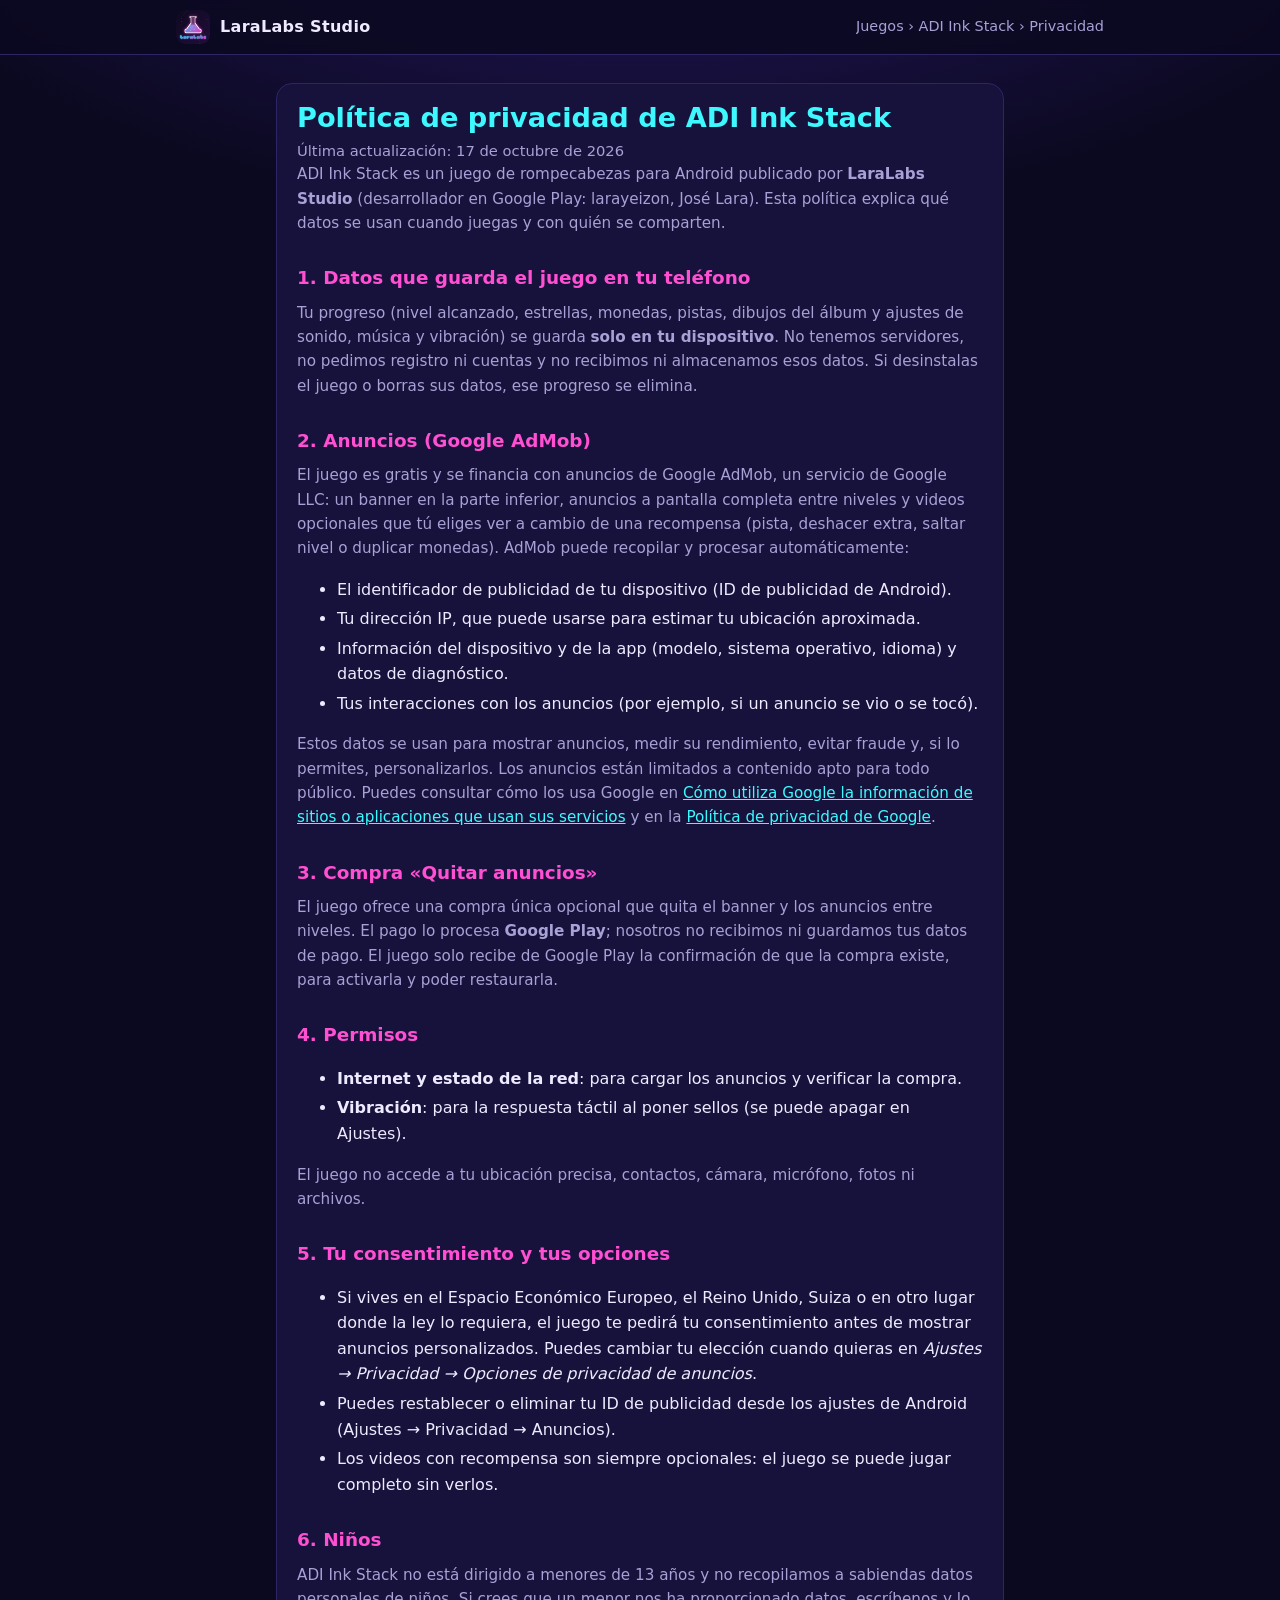
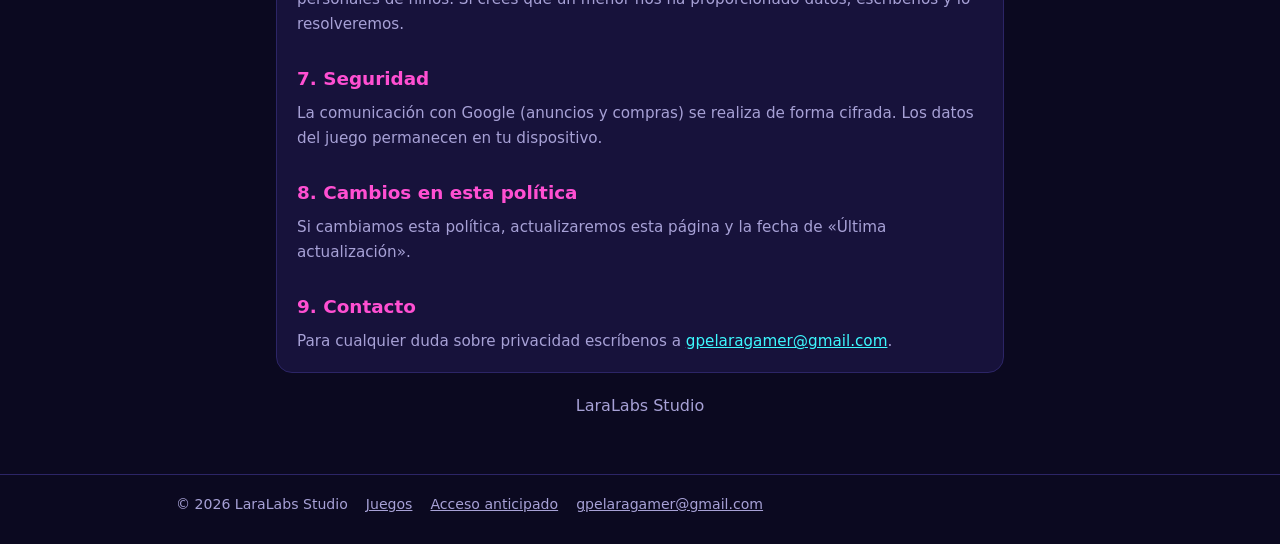
<file: inkstack/privacidad.html>
<!doctype html>
<html lang="es">
<head>
<meta charset="utf-8">
<meta name="viewport" content="width=device-width, initial-scale=1">
<title>ADI Ink Stack · Política de privacidad</title>
<meta name="description" content="Política de privacidad de ADI Ink Stack.">
<meta name="theme-color" content="#0b0920">
<link rel="icon" href="../assets/laralabs-logo.png">
<link rel="stylesheet" href="../assets/estilo.css">
</head>
<body>
<header class="topbar"><div class="in">
  <a class="brand" href="../"><img src="../assets/laralabs-logo.png" alt="">LaraLabs Studio</a>
  <span class="crumbs"><a href="../">Juegos</a> › <a href="./">ADI Ink Stack</a> › Privacidad</span>
</div></header>
<main class="wrap narrow policy">
<div class="card">
<h1>Política de privacidad de ADI Ink Stack</h1>
<p class="date">Última actualización: 17 de octubre de 2026</p>

<p>ADI Ink Stack es un juego de rompecabezas para Android publicado por <strong>LaraLabs Studio</strong>
(desarrollador en Google Play: larayeizon, José Lara). Esta política explica qué datos se usan cuando juegas
y con quién se comparten.</p>

<h2>1. Datos que guarda el juego en tu teléfono</h2>
<p>Tu progreso (nivel alcanzado, estrellas, monedas, pistas, dibujos del álbum y ajustes de sonido, música y
vibración) se guarda <strong>solo en tu dispositivo</strong>. No tenemos servidores, no pedimos registro ni
cuentas y no recibimos ni almacenamos esos datos. Si desinstalas el juego o borras sus datos, ese progreso
se elimina.</p>

<h2>2. Anuncios (Google AdMob)</h2>
<p>El juego es gratis y se financia con anuncios de Google AdMob, un servicio de Google LLC: un banner en la
parte inferior, anuncios a pantalla completa entre niveles y videos opcionales que tú eliges ver a cambio de
una recompensa (pista, deshacer extra, saltar nivel o duplicar monedas). AdMob puede recopilar y procesar
automáticamente:</p>
<ul>
  <li>El identificador de publicidad de tu dispositivo (ID de publicidad de Android).</li>
  <li>Tu dirección IP, que puede usarse para estimar tu ubicación aproximada.</li>
  <li>Información del dispositivo y de la app (modelo, sistema operativo, idioma) y datos de diagnóstico.</li>
  <li>Tus interacciones con los anuncios (por ejemplo, si un anuncio se vio o se tocó).</li>
</ul>
<p>Estos datos se usan para mostrar anuncios, medir su rendimiento, evitar fraude y, si lo permites,
personalizarlos. Los anuncios están limitados a contenido apto para todo público. Puedes consultar cómo los
usa Google en
<a href="https://policies.google.com/technologies/partner-sites?hl=es">Cómo utiliza Google la información de sitios o aplicaciones que usan sus servicios</a>
y en la <a href="https://policies.google.com/privacy?hl=es">Política de privacidad de Google</a>.</p>

<h2>3. Compra «Quitar anuncios»</h2>
<p>El juego ofrece una compra única opcional que quita el banner y los anuncios entre niveles. El pago lo
procesa <strong>Google Play</strong>; nosotros no recibimos ni guardamos tus datos de pago. El juego solo
recibe de Google Play la confirmación de que la compra existe, para activarla y poder restaurarla.</p>

<h2>4. Permisos</h2>
<ul>
  <li><strong>Internet y estado de la red</strong>: para cargar los anuncios y verificar la compra.</li>
  <li><strong>Vibración</strong>: para la respuesta táctil al poner sellos (se puede apagar en Ajustes).</li>
</ul>
<p>El juego no accede a tu ubicación precisa, contactos, cámara, micrófono, fotos ni archivos.</p>

<h2>5. Tu consentimiento y tus opciones</h2>
<ul>
  <li>Si vives en el Espacio Económico Europeo, el Reino Unido, Suiza o en otro lugar donde la ley lo requiera,
    el juego te pedirá tu consentimiento antes de mostrar anuncios personalizados. Puedes cambiar tu elección
    cuando quieras en <em>Ajustes → Privacidad → Opciones de privacidad de anuncios</em>.</li>
  <li>Puedes restablecer o eliminar tu ID de publicidad desde los ajustes de Android
    (Ajustes → Privacidad → Anuncios).</li>
  <li>Los videos con recompensa son siempre opcionales: el juego se puede jugar completo sin verlos.</li>
</ul>

<h2>6. Niños</h2>
<p>ADI Ink Stack no está dirigido a menores de 13 años y no recopilamos a sabiendas datos personales de niños.
Si crees que un menor nos ha proporcionado datos, escríbenos y lo resolveremos.</p>

<h2>7. Seguridad</h2>
<p>La comunicación con Google (anuncios y compras) se realiza de forma cifrada. Los datos del juego permanecen
en tu dispositivo.</p>

<h2>8. Cambios en esta política</h2>
<p>Si cambiamos esta política, actualizaremos esta página y la fecha de «Última actualización».</p>

<h2>9. Contacto</h2>
<p>Para cualquier duda sobre privacidad escríbenos a
<a href="mailto:gpelaragamer@gmail.com">gpelaragamer@gmail.com</a>.</p>
</div>
<footer>LaraLabs Studio</footer>
</main>
<footer class="site-footer"><div class="in">
  <span>© 2026 LaraLabs Studio</span>
  <a href="../">Juegos</a>
  <a href="../acceso/">Acceso anticipado</a>
  <a href="mailto:gpelaragamer@gmail.com">gpelaragamer@gmail.com</a>
</div></footer>
</body>
</html>
</file>
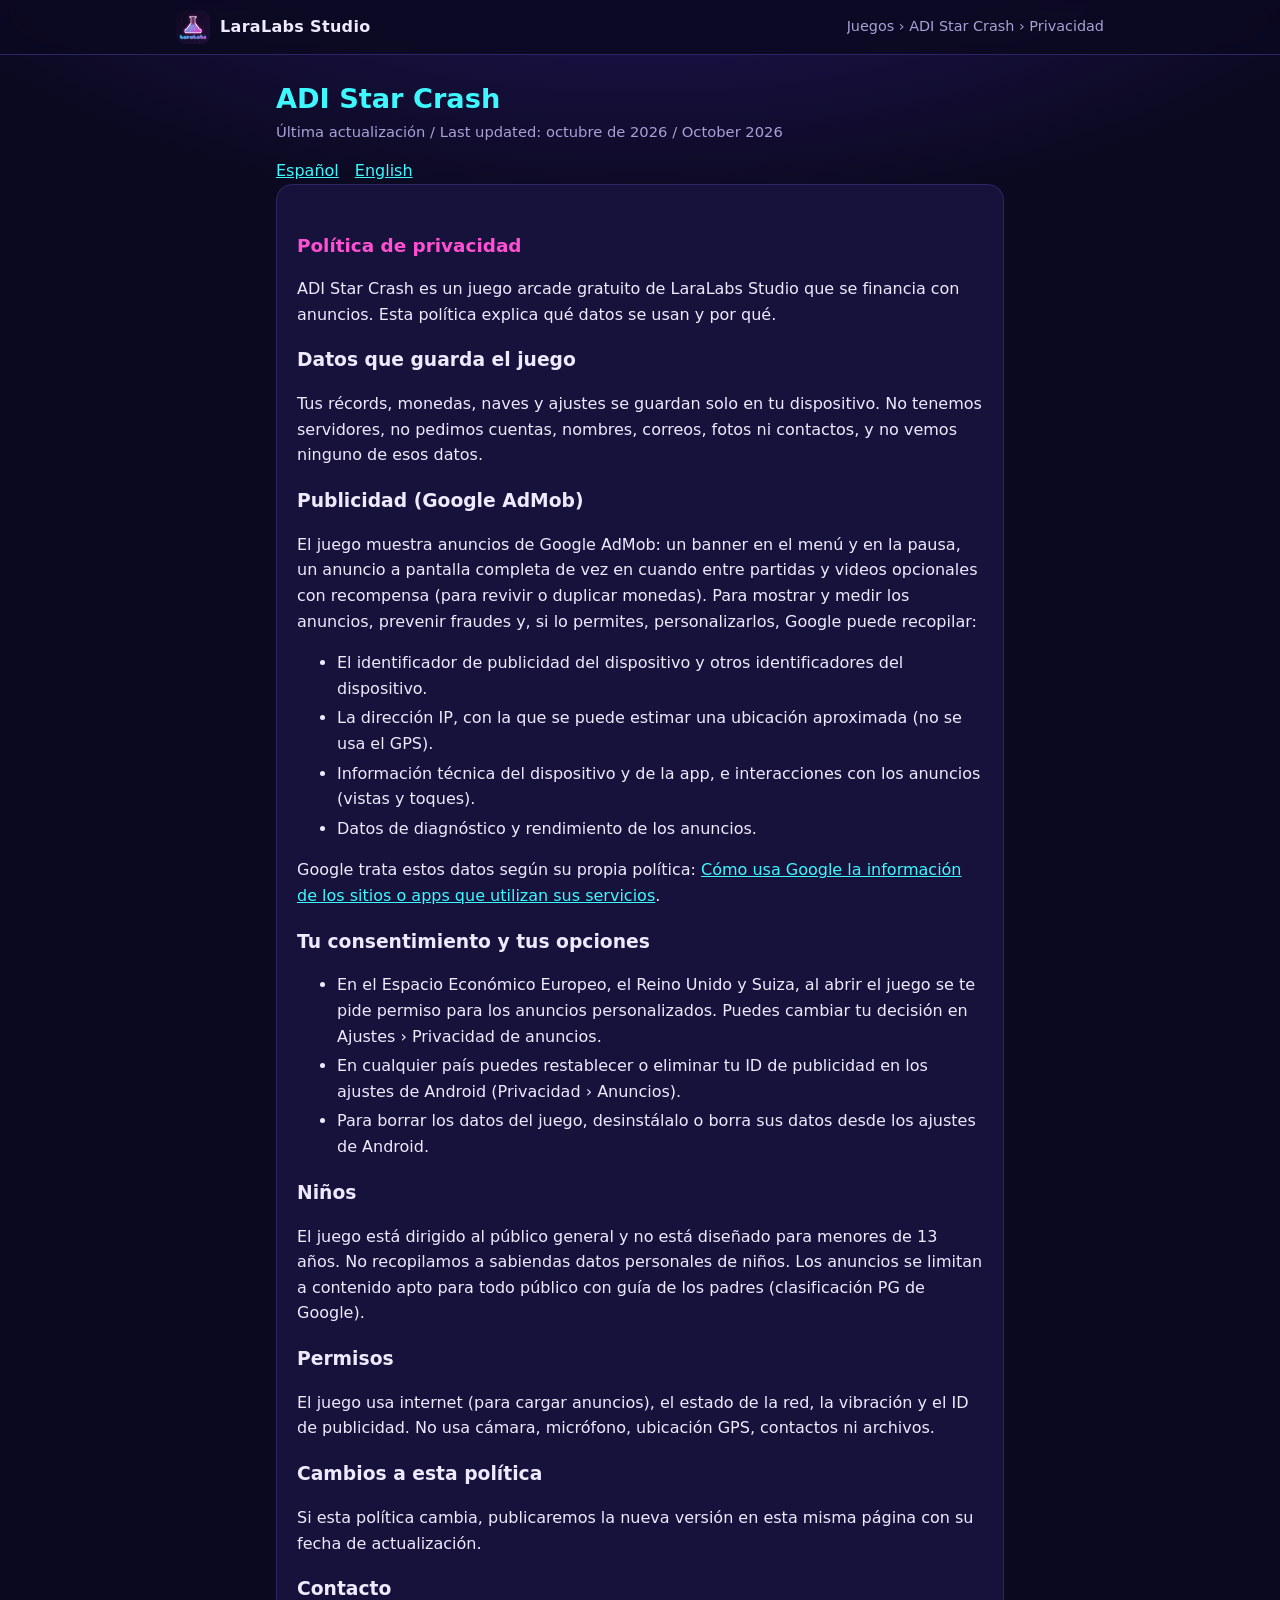
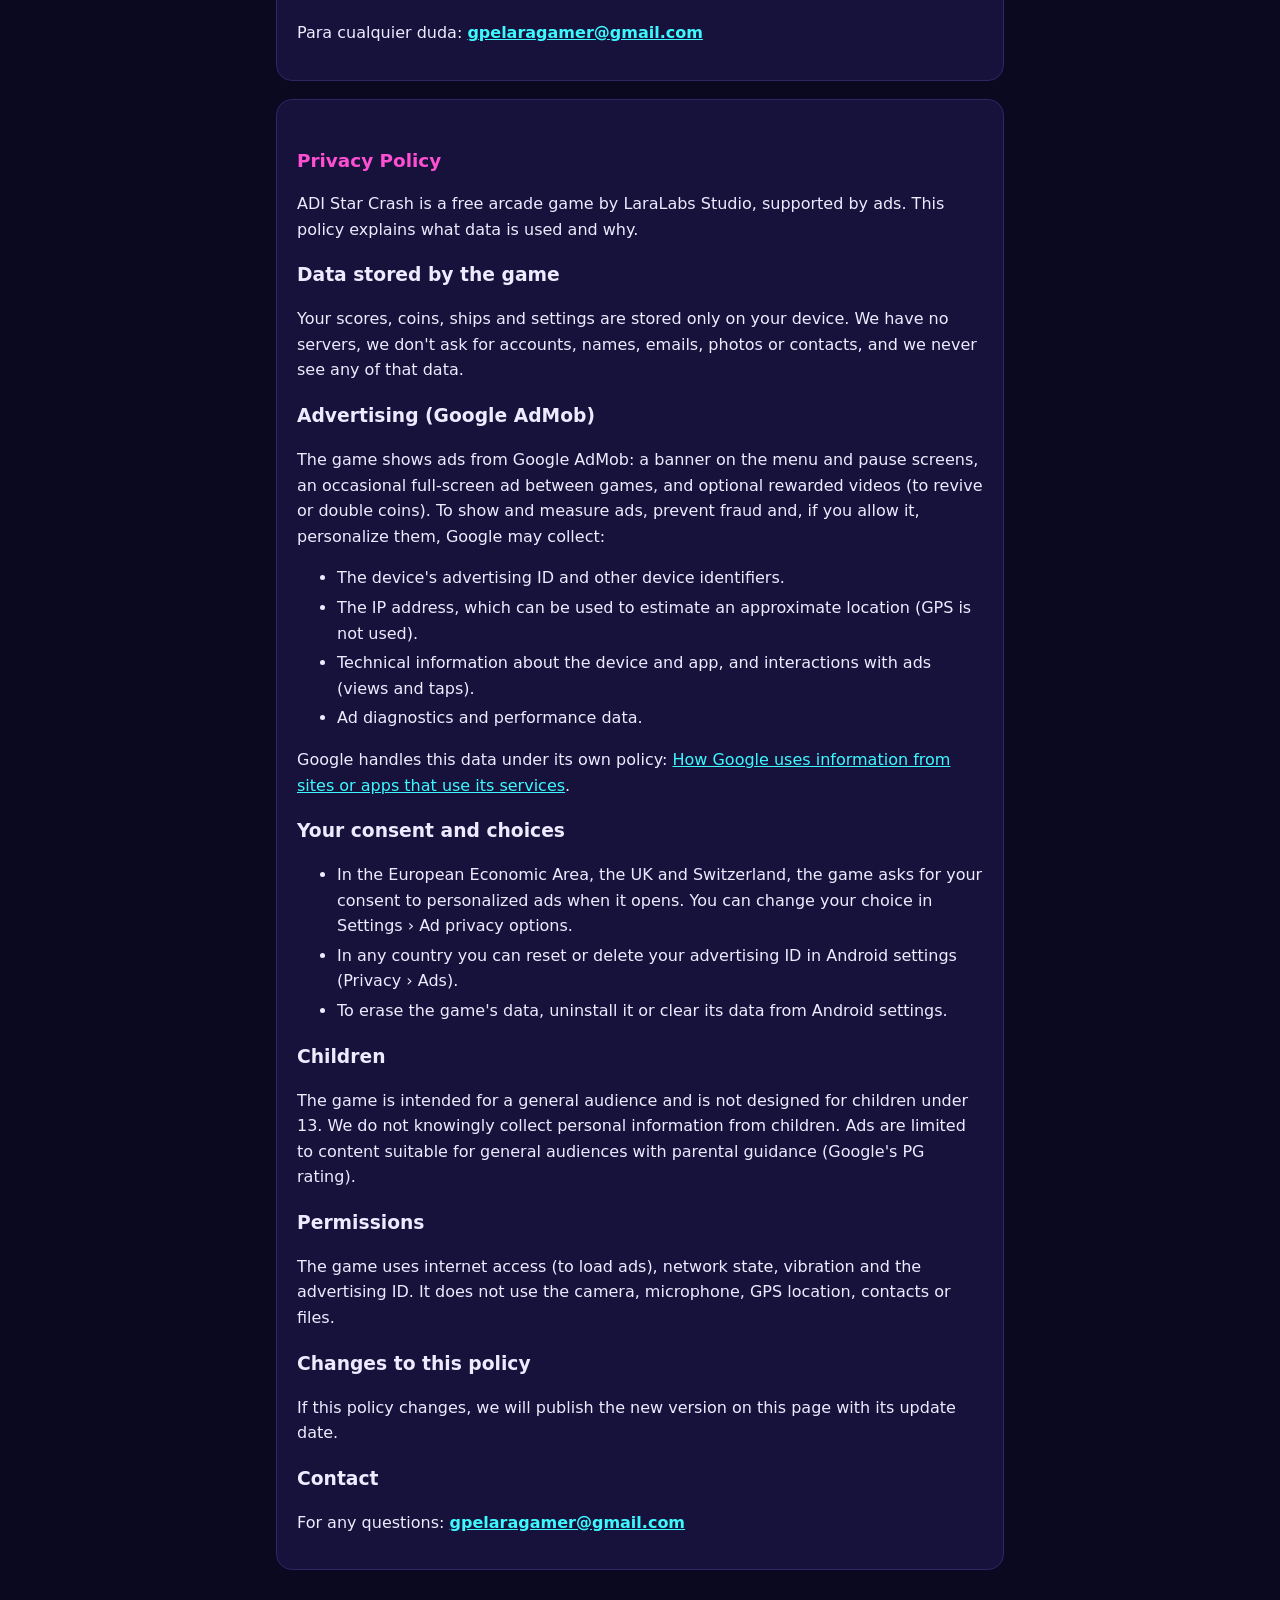
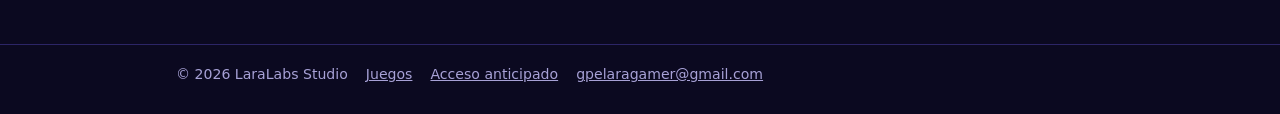
<file: starcrash/privacidad.html>
<!doctype html>
<html lang="es">
<head>
<meta charset="utf-8">
<meta name="viewport" content="width=device-width, initial-scale=1">
<title>ADI Star Crash – Política de privacidad / Privacy Policy</title>
<meta name="description" content="Política de privacidad de ADI Star Crash.">
<meta name="theme-color" content="#0b0920">
<link rel="icon" href="../assets/laralabs-logo.png">
<link rel="stylesheet" href="../assets/estilo.css">
</head>
<body>
<header class="topbar"><div class="in">
  <a class="brand" href="../"><img src="../assets/laralabs-logo.png" alt="">LaraLabs Studio</a>
  <span class="crumbs"><a href="../">Juegos</a> › <a href="./">ADI Star Crash</a> › Privacidad</span>
</div></header>
<main class="wrap narrow policy">
<h1>ADI Star Crash</h1>
  <p class="muted">Última actualización / Last updated: octubre de 2026 / October 2026</p>
  <nav><a href="#es">Español</a><a href="#en">English</a></nav>

  <section id="es">
    <h2>Política de privacidad</h2>
    <p>ADI Star Crash es un juego arcade gratuito de LaraLabs Studio que se financia con anuncios. Esta política explica qué datos se usan y por qué.</p>
    <h3>Datos que guarda el juego</h3>
    <p>Tus récords, monedas, naves y ajustes se guardan solo en tu dispositivo. No tenemos servidores, no pedimos cuentas, nombres, correos, fotos ni contactos, y no vemos ninguno de esos datos.</p>
    <h3>Publicidad (Google AdMob)</h3>
    <p>El juego muestra anuncios de Google AdMob: un banner en el menú y en la pausa, un anuncio a pantalla completa de vez en cuando entre partidas y videos opcionales con recompensa (para revivir o duplicar monedas). Para mostrar y medir los anuncios, prevenir fraudes y, si lo permites, personalizarlos, Google puede recopilar:</p>
    <ul>
      <li>El identificador de publicidad del dispositivo y otros identificadores del dispositivo.</li>
      <li>La dirección IP, con la que se puede estimar una ubicación aproximada (no se usa el GPS).</li>
      <li>Información técnica del dispositivo y de la app, e interacciones con los anuncios (vistas y toques).</li>
      <li>Datos de diagnóstico y rendimiento de los anuncios.</li>
    </ul>
    <p>Google trata estos datos según su propia política: <a href="https://policies.google.com/technologies/partner-sites">Cómo usa Google la información de los sitios o apps que utilizan sus servicios</a>.</p>
    <h3>Tu consentimiento y tus opciones</h3>
    <ul>
      <li>En el Espacio Económico Europeo, el Reino Unido y Suiza, al abrir el juego se te pide permiso para los anuncios personalizados. Puedes cambiar tu decisión en Ajustes › Privacidad de anuncios.</li>
      <li>En cualquier país puedes restablecer o eliminar tu ID de publicidad en los ajustes de Android (Privacidad › Anuncios).</li>
      <li>Para borrar los datos del juego, desinstálalo o borra sus datos desde los ajustes de Android.</li>
    </ul>
    <h3>Niños</h3>
    <p>El juego está dirigido al público general y no está diseñado para menores de 13 años. No recopilamos a sabiendas datos personales de niños. Los anuncios se limitan a contenido apto para todo público con guía de los padres (clasificación PG de Google).</p>
    <h3>Permisos</h3>
    <p>El juego usa internet (para cargar anuncios), el estado de la red, la vibración y el ID de publicidad. No usa cámara, micrófono, ubicación GPS, contactos ni archivos.</p>
    <h3>Cambios a esta política</h3>
    <p>Si esta política cambia, publicaremos la nueva versión en esta misma página con su fecha de actualización.</p>
    <h3>Contacto</h3>
    <p>Para cualquier duda: <strong><a href="mailto:gpelaragamer@gmail.com">gpelaragamer@gmail.com</a></strong></p>
  </section>

  <section id="en" lang="en">
    <h2>Privacy Policy</h2>
    <p>ADI Star Crash is a free arcade game by LaraLabs Studio, supported by ads. This policy explains what data is used and why.</p>
    <h3>Data stored by the game</h3>
    <p>Your scores, coins, ships and settings are stored only on your device. We have no servers, we don't ask for accounts, names, emails, photos or contacts, and we never see any of that data.</p>
    <h3>Advertising (Google AdMob)</h3>
    <p>The game shows ads from Google AdMob: a banner on the menu and pause screens, an occasional full-screen ad between games, and optional rewarded videos (to revive or double coins). To show and measure ads, prevent fraud and, if you allow it, personalize them, Google may collect:</p>
    <ul>
      <li>The device's advertising ID and other device identifiers.</li>
      <li>The IP address, which can be used to estimate an approximate location (GPS is not used).</li>
      <li>Technical information about the device and app, and interactions with ads (views and taps).</li>
      <li>Ad diagnostics and performance data.</li>
    </ul>
    <p>Google handles this data under its own policy: <a href="https://policies.google.com/technologies/partner-sites">How Google uses information from sites or apps that use its services</a>.</p>
    <h3>Your consent and choices</h3>
    <ul>
      <li>In the European Economic Area, the UK and Switzerland, the game asks for your consent to personalized ads when it opens. You can change your choice in Settings › Ad privacy options.</li>
      <li>In any country you can reset or delete your advertising ID in Android settings (Privacy › Ads).</li>
      <li>To erase the game's data, uninstall it or clear its data from Android settings.</li>
    </ul>
    <h3>Children</h3>
    <p>The game is intended for a general audience and is not designed for children under 13. We do not knowingly collect personal information from children. Ads are limited to content suitable for general audiences with parental guidance (Google's PG rating).</p>
    <h3>Permissions</h3>
    <p>The game uses internet access (to load ads), network state, vibration and the advertising ID. It does not use the camera, microphone, GPS location, contacts or files.</p>
    <h3>Changes to this policy</h3>
    <p>If this policy changes, we will publish the new version on this page with its update date.</p>
    <h3>Contact</h3>
    <p>For any questions: <strong><a href="mailto:gpelaragamer@gmail.com">gpelaragamer@gmail.com</a></strong></p>
  </section>
</main>
<footer class="site-footer"><div class="in">
  <span>© 2026 LaraLabs Studio</span>
  <a href="../">Juegos</a>
  <a href="../acceso/">Acceso anticipado</a>
  <a href="mailto:gpelaragamer@gmail.com">gpelaragamer@gmail.com</a>
</div></footer>
</body>
</html>
</file>
<file: assets/estilo.css>
/* LaraLabs Studio — estilo compartido del sitio */
:root {
  color-scheme: dark;
  --bg: #0b0920;
  --bg2: #120e30;
  --panel: #17123b;
  --line: #2c2566;
  --ink: #eeeaff;
  --dim: #a7a1d6;
  --cyan: #3df9ff;
  --pink: #ff4fd2;
  --gold: #ffd84a;
  --radius: 16px;
}
* { box-sizing: border-box; }
html { -webkit-text-size-adjust: 100%; }
body {
  margin: 0;
  font: 16px/1.6 system-ui, -apple-system, "Segoe UI", Roboto, sans-serif;
  color: var(--ink);
  background: radial-gradient(1200px 600px at 50% -200px, #2a1a6e 0%, transparent 70%), var(--bg);
  min-height: 100vh;
}
a { color: var(--cyan); }
img { max-width: 100%; height: auto; display: block; }

/* Barra superior */
.topbar { border-bottom: 1px solid var(--line); background: rgba(11, 9, 32, .85); backdrop-filter: blur(6px); position: sticky; top: 0; z-index: 5; }
.topbar .in { max-width: 960px; margin: 0 auto; padding: 10px 16px; display: flex; align-items: center; gap: 12px; }
.brand { display: flex; align-items: center; gap: 10px; text-decoration: none; color: var(--ink); font-weight: 800; letter-spacing: .02em; }
.brand img { width: 34px; height: 34px; border-radius: 9px; }
.crumbs { margin-left: auto; font-size: .9rem; color: var(--dim); white-space: nowrap; overflow: hidden; text-overflow: ellipsis; }
.crumbs a { color: var(--dim); text-decoration: none; }
.crumbs a:hover { color: var(--cyan); }

.wrap { max-width: 960px; margin: 0 auto; padding: 28px 16px 56px; }
.narrow { max-width: 760px; }

/* Portada del estudio */
.hero { text-align: center; padding: 28px 0 8px; }
.hero img.logo { width: 120px; height: 120px; border-radius: 28px; margin: 0 auto 14px; box-shadow: 0 10px 40px rgba(255, 79, 210, .25); }
.hero h1 { margin: 0; font-size: clamp(1.9rem, 6vw, 2.8rem); line-height: 1.1; }
.hero p { margin: 10px auto 0; max-width: 560px; color: var(--dim); }
.section-title { margin: 40px 0 14px; font-size: 1.25rem; }

.grid { display: grid; grid-template-columns: repeat(auto-fill, minmax(260px, 1fr)); gap: 16px; }
.card { background: var(--panel); border: 1px solid var(--line); border-radius: var(--radius); overflow: hidden; display: flex; flex-direction: column; }
.card .cover { aspect-ratio: 1024 / 500; object-fit: cover; width: 100%; background: var(--bg2); }
.card .body { padding: 14px 16px 16px; display: flex; flex-direction: column; gap: 8px; flex: 1; }
.card .head { display: flex; align-items: center; gap: 12px; }
.card .head img { width: 48px; height: 48px; border-radius: 12px; }
.card h3 { margin: 0; font-size: 1.1rem; }
.card p { margin: 0; color: var(--dim); font-size: .95rem; }
.card .links { margin-top: auto; display: flex; gap: 8px; flex-wrap: wrap; padding-top: 6px; }

.badge { display: inline-block; padding: 2px 10px; border-radius: 99px; font-size: .75rem; font-weight: 800; letter-spacing: .04em; }
.badge.live { background: #22d38a; color: #052614; }
.badge.soon { background: var(--gold); color: #241b00; }

.btn { display: inline-block; text-decoration: none; padding: 10px 16px; border-radius: 12px; background: var(--cyan); color: #061018; font-weight: 800; text-align: center; }
.btn.alt { background: transparent; color: var(--ink); border: 1px solid var(--line); }
.btn:hover { filter: brightness(1.08); }
.btn:focus-visible, a:focus-visible { outline: 3px solid var(--gold); outline-offset: 2px; }

.cta { margin-top: 36px; background: linear-gradient(135deg, #2b1670, #12385a); border: 1px solid var(--line); border-radius: var(--radius); padding: 20px; display: flex; gap: 16px; align-items: center; flex-wrap: wrap; }
.cta div { flex: 1 1 240px; }
.cta h2 { margin: 0 0 4px; font-size: 1.15rem; }
.cta p { margin: 0; color: var(--dim); }

/* Página de juego */
.game-hero { display: flex; gap: 18px; align-items: center; flex-wrap: wrap; }
.game-hero > img { width: 96px; height: 96px; border-radius: 22px; }
.game-hero h1 { margin: 0; font-size: clamp(1.6rem, 5vw, 2.2rem); line-height: 1.15; }
.game-hero p { margin: 6px 0 0; color: var(--dim); }
.banner { border-radius: var(--radius); border: 1px solid var(--line); margin: 22px 0; width: 100%; }
.actions { display: flex; gap: 10px; flex-wrap: wrap; }
.features { padding-left: 1.2em; color: var(--dim); }
.features li { margin: 4px 0; }
.features strong { color: var(--ink); }

/* Políticas de privacidad (contenido de cada juego) */
.policy h1 { font-size: 1.7rem; margin: 0 0 4px; color: var(--cyan); line-height: 1.2; }
.policy h2 { font-size: 1.15rem; margin: 28px 0 8px; color: var(--pink); }
.policy h3 { margin: 18px 0 4px; }
.policy section, .policy .card { background: var(--panel); border: 1px solid var(--line); border-radius: var(--radius); padding: 18px 20px; margin-bottom: 18px; display: block; }
.policy .meta, .policy .date, .policy .muted { color: var(--dim); font-size: .92rem; margin-top: 0; }
.policy nav a { margin-right: 16px; }
.policy li { margin: 4px 0; }
.policy footer { color: var(--dim); text-align: center; margin-top: 20px; }

.site-footer { border-top: 1px solid var(--line); color: var(--dim); font-size: .88rem; }
.site-footer .in { max-width: 960px; margin: 0 auto; padding: 18px 16px 28px; display: flex; gap: 8px 18px; flex-wrap: wrap; }
.site-footer a { color: var(--dim); }

@media (max-width: 520px) {
  .crumbs { display: none; }
  .game-hero > img { width: 76px; height: 76px; border-radius: 18px; }
}
</file>
